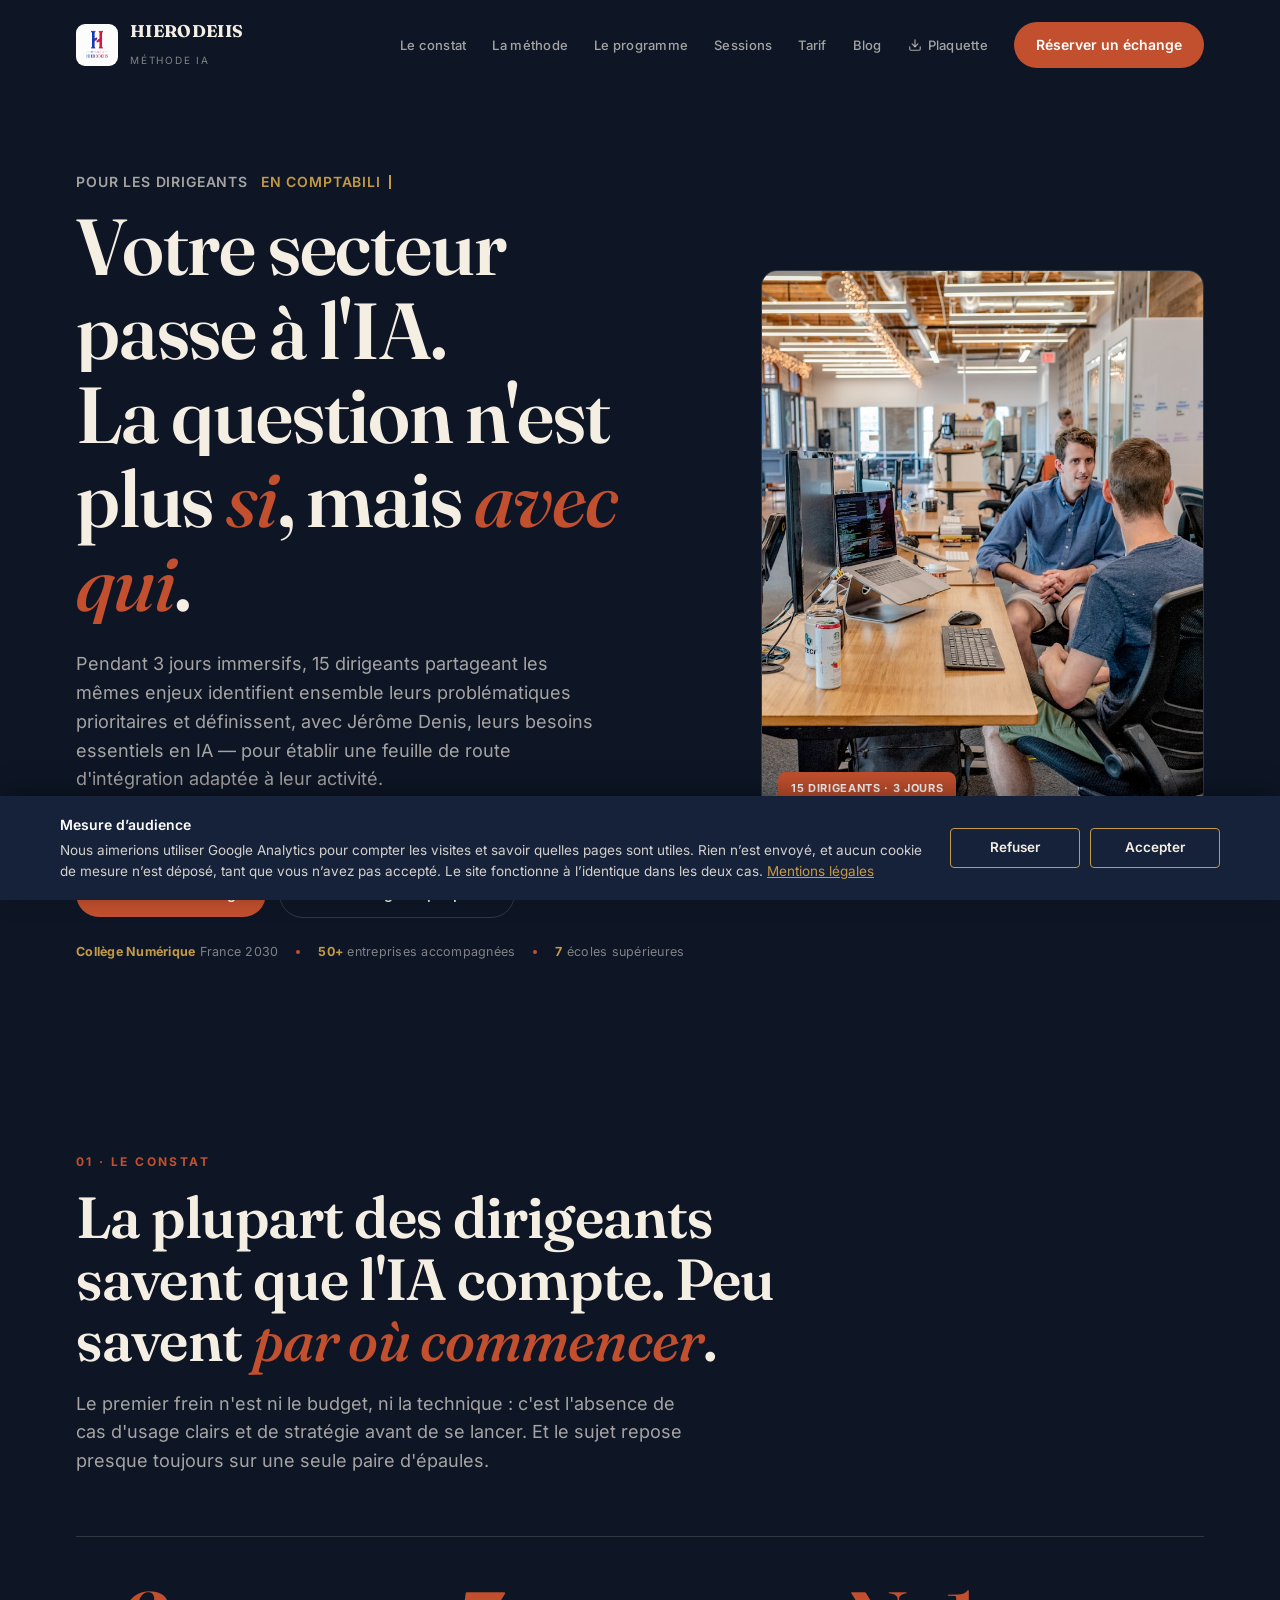
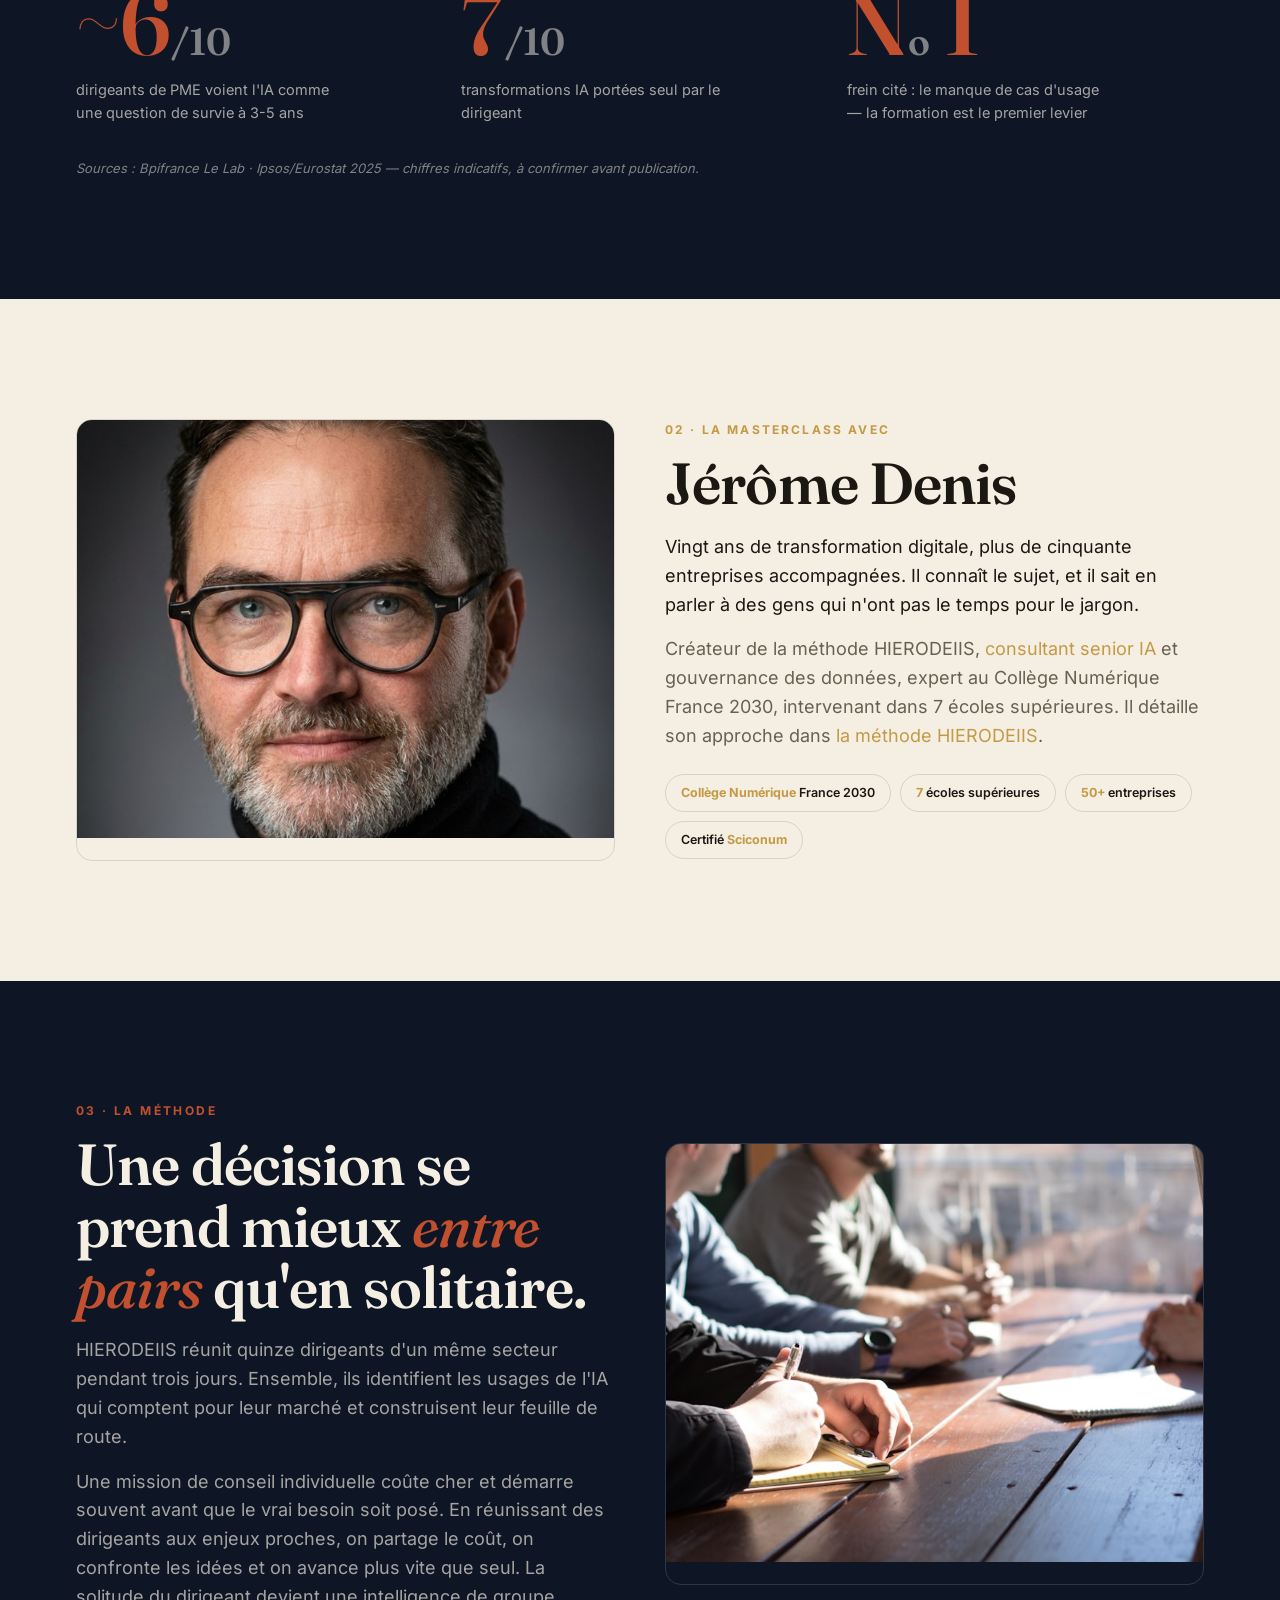
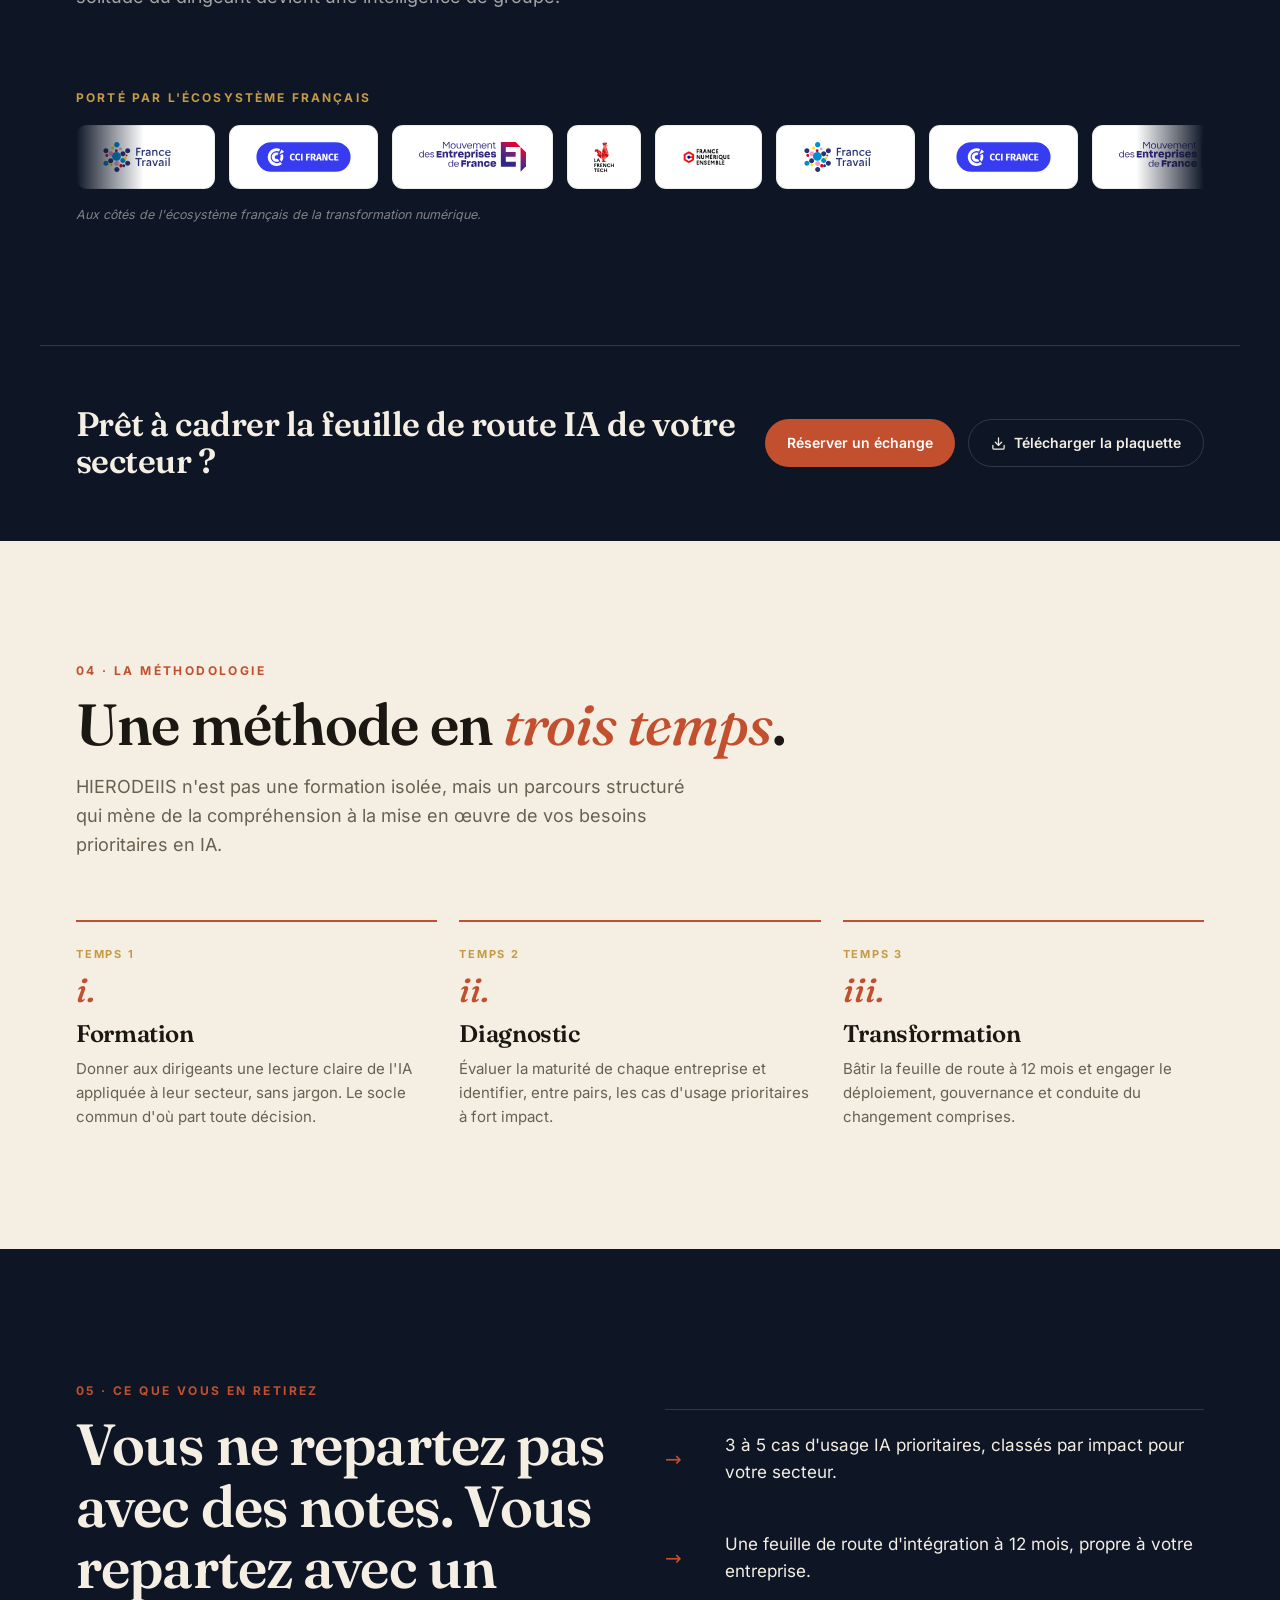
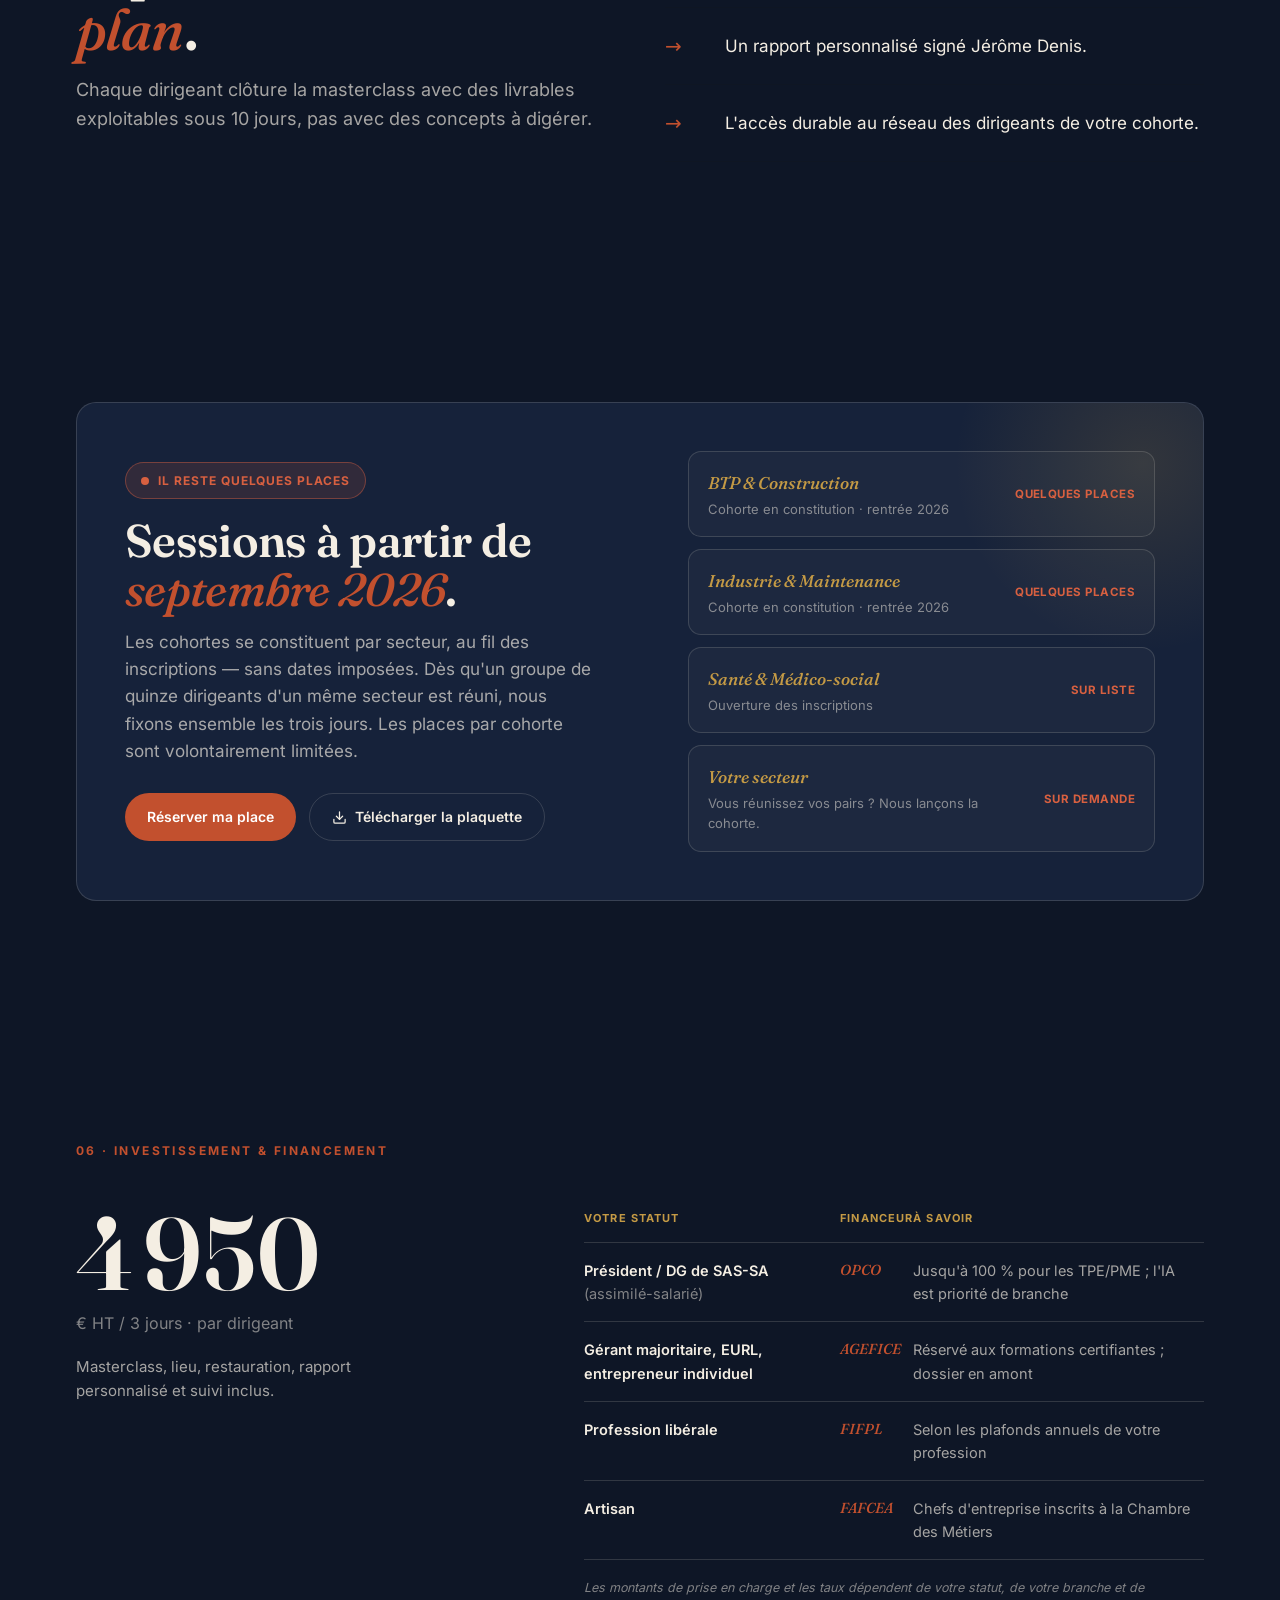
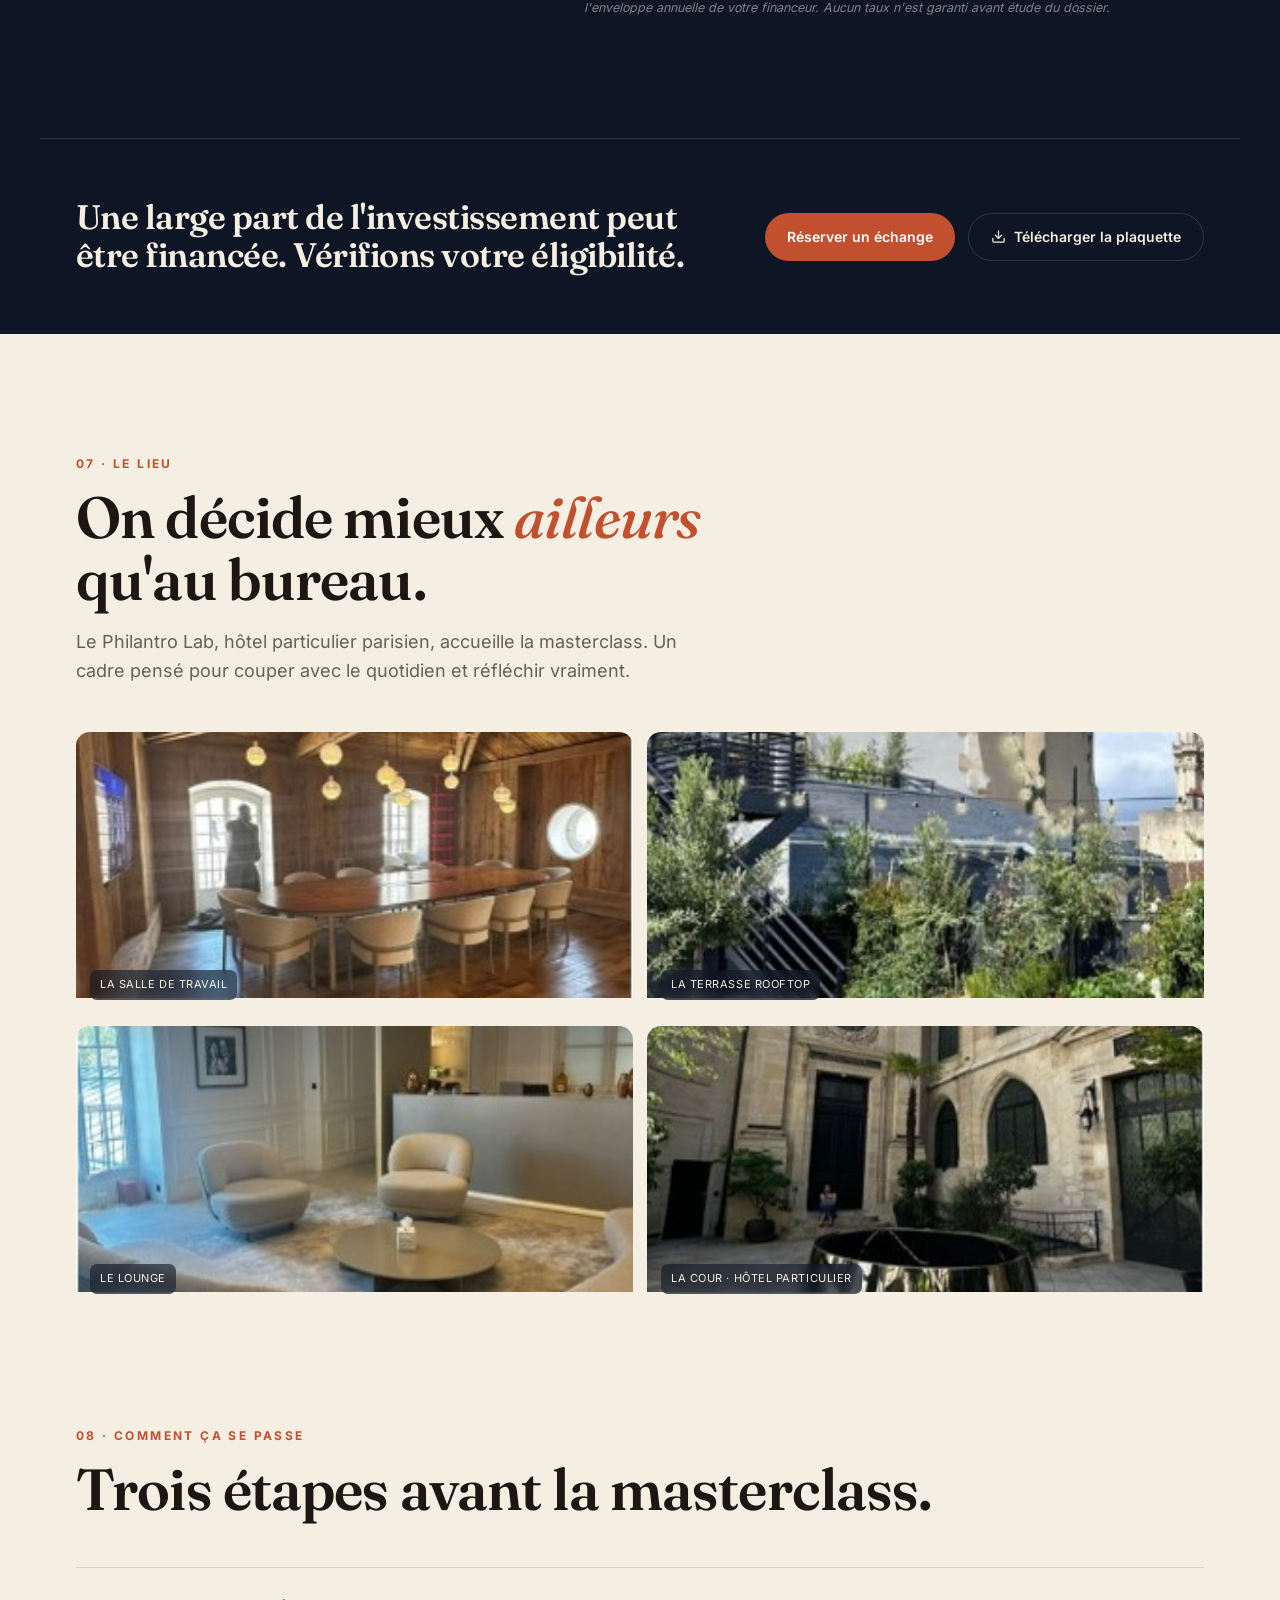
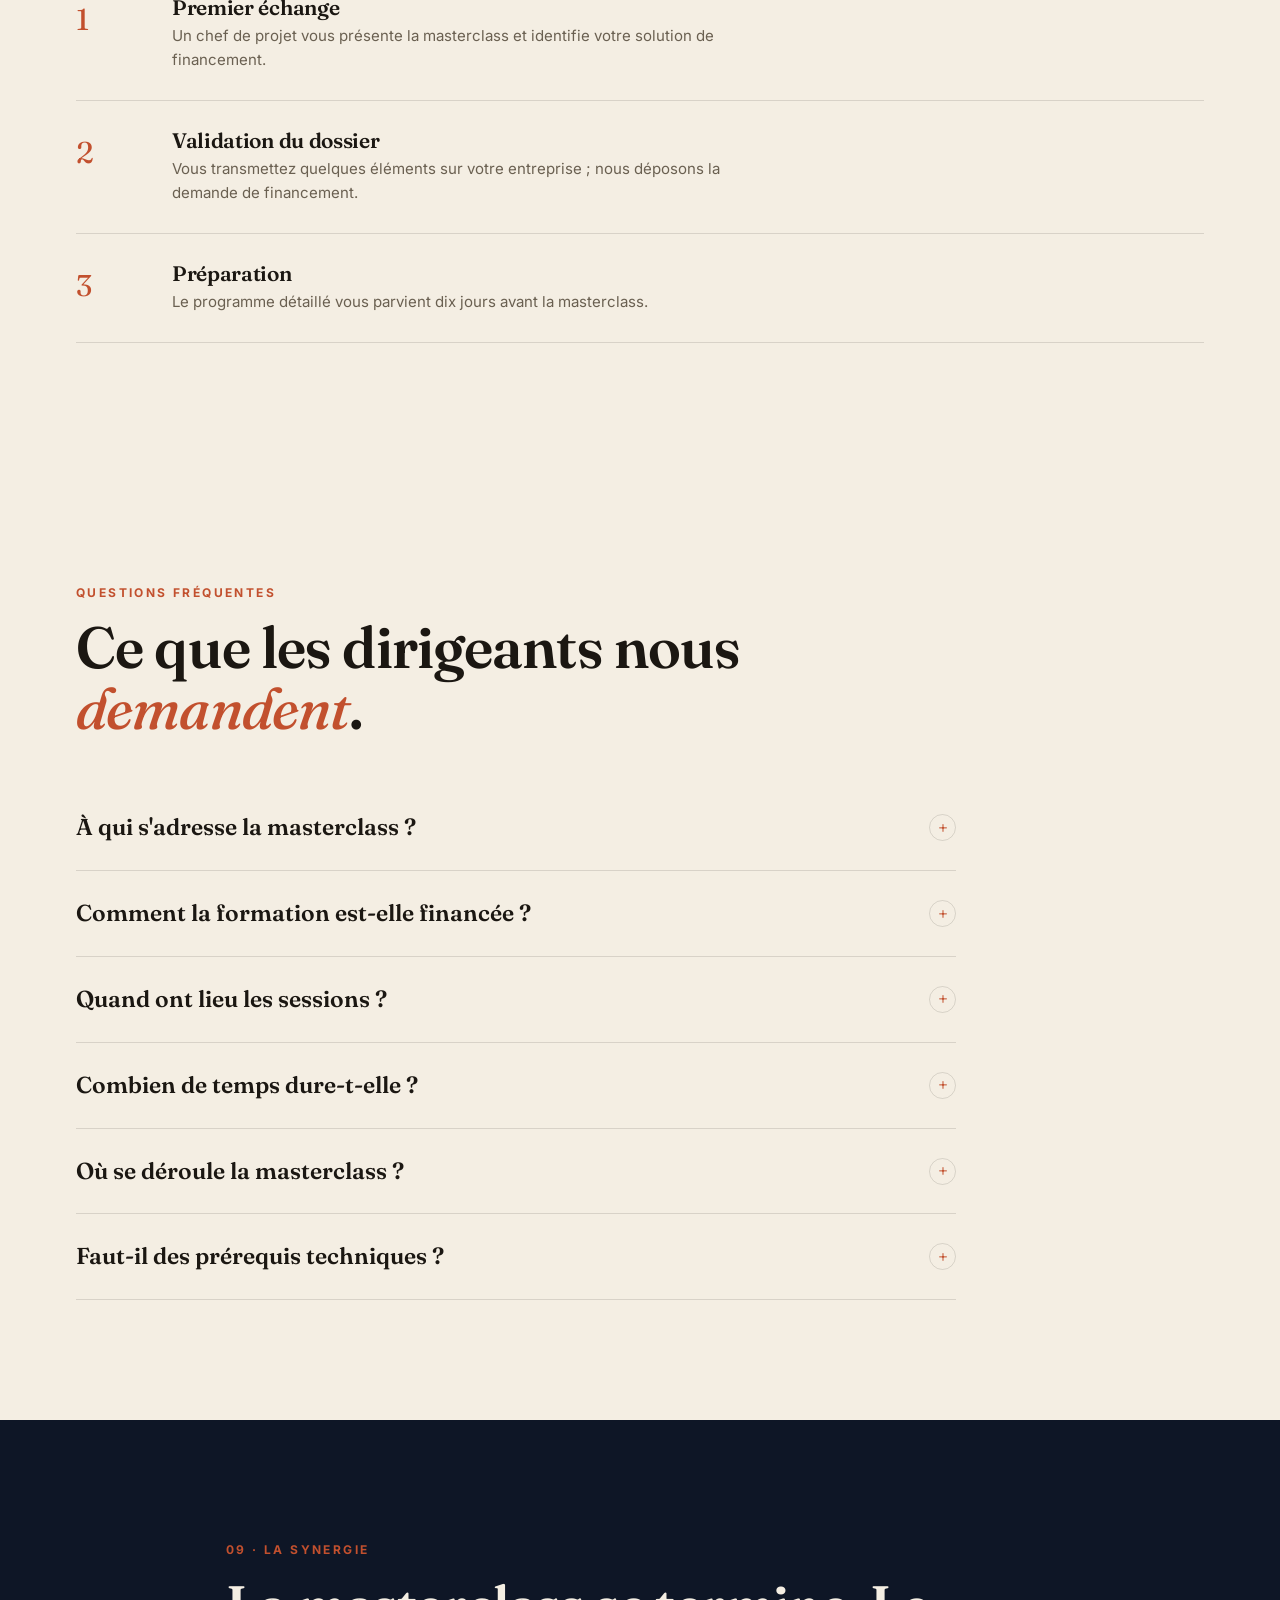
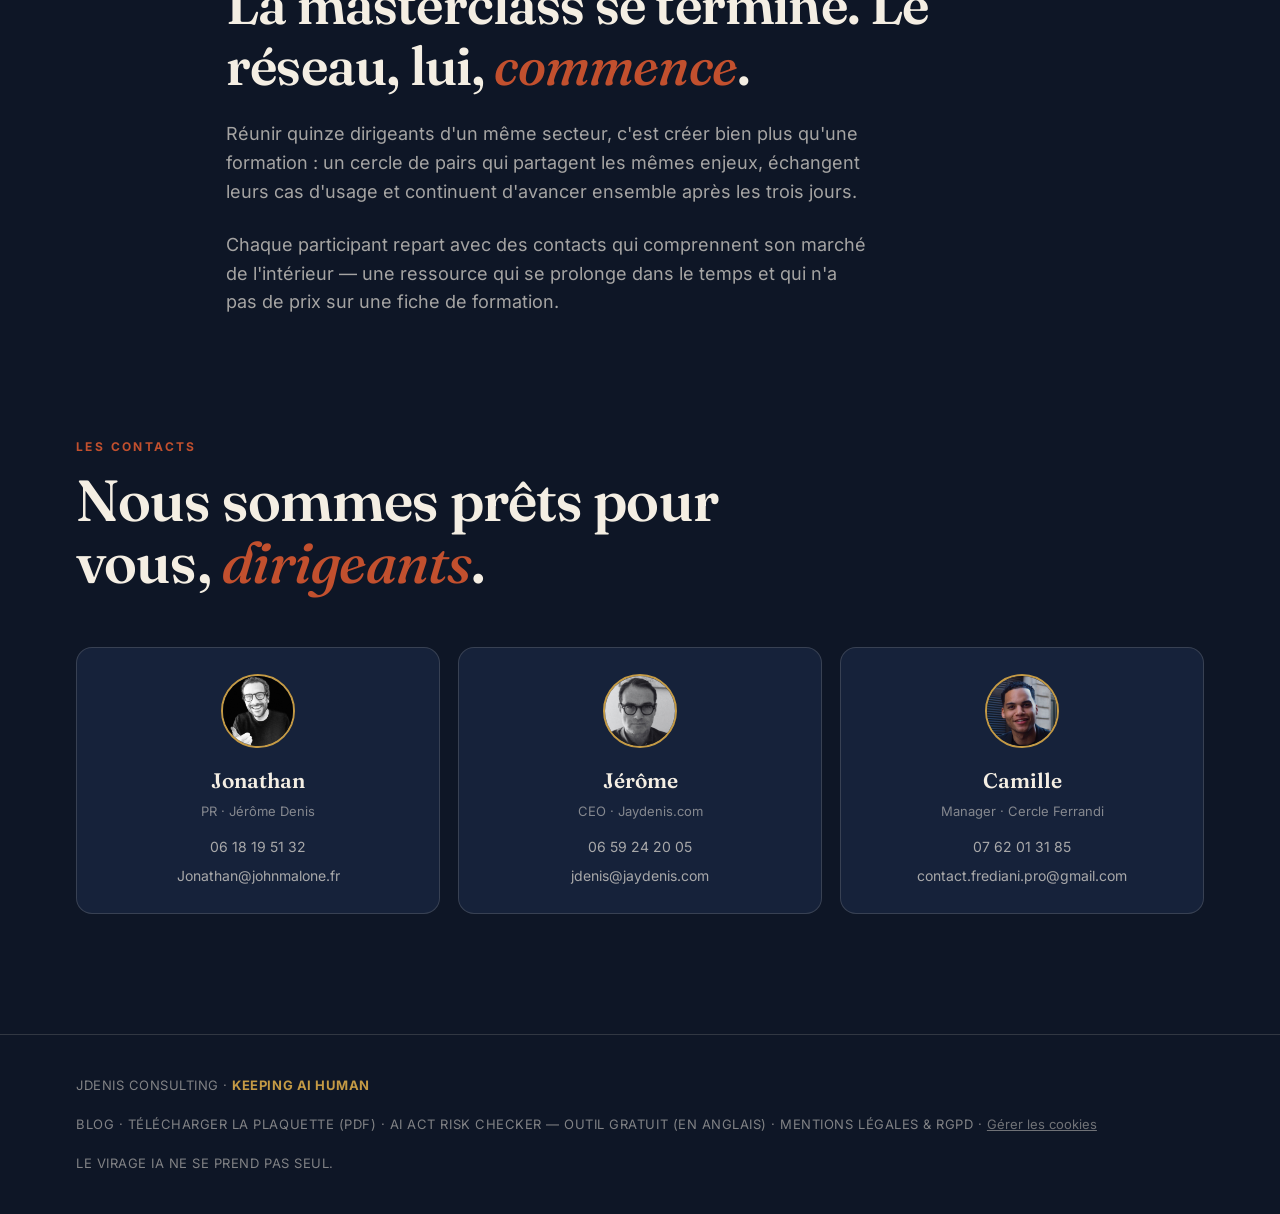
<file: index.html>
<!DOCTYPE html>
<html lang="fr">
<head>
<meta charset="UTF-8">
<meta name="viewport" content="width=device-width, initial-scale=1.0">
<script>document.documentElement.classList.add('js');</script>
<title>HIERODEIIS — La masterclass IA des dirigeants</title>
<meta name="description" content="L'IA s'adopte en interne quand les cas d'usage sont décidés entre pairs du même secteur. HIERODEIIS : 3 jours, 15 dirigeants, une feuille de route à 12 mois.">
<meta name="robots" content="index, follow, max-image-preview:large, max-snippet:-1">
<meta name="author" content="Jérôme Denis">
<link rel="canonical" href="https://methodehierodeiis.com/">
<meta name="theme-color" content="#0E1626">
<meta property="og:type" content="website">
<meta property="og:url" content="https://methodehierodeiis.com/">
<meta property="og:site_name" content="HIERODEIIS">
<meta property="og:locale" content="fr_FR">
<meta property="og:title" content="HIERODEIIS — La masterclass IA des dirigeants">
<meta property="og:description" content="3 jours, 15 dirigeants d'un même secteur, une feuille de route IA. La question n'est plus si, mais avec qui.">
<meta property="og:image" content="https://methodehierodeiis.com/og-image.jpg">
<meta property="og:image:width" content="1200">
<meta property="og:image:height" content="630">
<meta property="og:image:alt" content="HIERODEIIS — La masterclass IA des dirigeants, par Jérôme Denis">
<meta name="twitter:card" content="summary_large_image">
<meta name="twitter:title" content="HIERODEIIS — La masterclass IA des dirigeants">
<meta name="twitter:description" content="3 jours, 15 dirigeants d'un même secteur, une feuille de route IA exploitable.">
<meta name="twitter:image" content="https://methodehierodeiis.com/og-image.jpg">
<script type="application/ld+json">
{"@context":"https://schema.org","@type":"FAQPage","@id":"https://methodehierodeiis.com/#faq","mainEntityOfPage":{"@id":"https://methodehierodeiis.com/#webpage"},"inLanguage":"fr-FR","mainEntity":[
{"@type":"Question","name":"À qui s'adresse la masterclass HIERODEIIS ?","acceptedAnswer":{"@type":"Answer","text":"À des dirigeants de TPE, PME et ETI d'un même secteur. Chaque cohorte réunit quinze dirigeants aux enjeux proches : ni experts techniques, ni novices — des décideurs qui veulent cadrer leur stratégie IA."}},
{"@type":"Question","name":"Comment la formation est-elle financée ?","acceptedAnswer":{"@type":"Answer","text":"Selon votre statut, via votre OPCO, l'AGEFICE, le FIFPL ou le FAFCEA — jusqu'à 100 % pour les TPE/PME. Les taux dépendent de votre branche et de l'enveloppe annuelle de votre financeur ; aucun n'est garanti avant étude du dossier."}},
{"@type":"Question","name":"Quand ont lieu les sessions ?","acceptedAnswer":{"@type":"Answer","text":"À partir de septembre 2026. Les cohortes se constituent par secteur, au fil des inscriptions : dès qu'un groupe de quinze dirigeants est réuni, les trois jours sont fixés. Les places par cohorte sont limitées."}},
{"@type":"Question","name":"Combien de temps dure la masterclass ?","acceptedAnswer":{"@type":"Answer","text":"Trois jours immersifs, avec des livrables exploitables sous dix jours — cas d'usage prioritaires, feuille de route à 12 mois et rapport personnalisé — puis un suivi et l'accès au réseau de la cohorte."}},
{"@type":"Question","name":"Où se déroule la masterclass ?","acceptedAnswer":{"@type":"Answer","text":"Au Philantro Lab, hôtel particulier parisien : salle de travail, lounge, terrasse et cour."}},
{"@type":"Question","name":"Faut-il des prérequis techniques ?","acceptedAnswer":{"@type":"Answer","text":"Aucun. La méthode est pensée pour des dirigeants : pas de jargon, une lecture claire de l'IA appliquée à votre secteur, à partir de vos enjeux métier."}}
]}
</script>
<script type="application/ld+json">
{"@context":"https://schema.org","@graph":[
{"@type":"Organization","@id":"https://methodehierodeiis.com/#organization","name":"HIERODEIIS","alternateName":"Méthode HIERODEIIS","url":"https://methodehierodeiis.com/","logo":{"@type":"ImageObject","url":"https://methodehierodeiis.com/img/logo-hierodeiis.jpeg"},"description":"Masterclass de transition IA pour dirigeants : 3 jours immersifs, 15 dirigeants d'un même secteur, une feuille de route IA exploitable.","founder":{"@id":"https://methodehierodeiis.com/#jerome"},"parentOrganization":{"@id":"https://methodehierodeiis.com/#jdenis-consulting"},"sameAs":["https://jaydenis.com/"],"slogan":"Keeping AI Human"},
{"@type":"Organization","@id":"https://methodehierodeiis.com/#jdenis-consulting","name":"JDENIS Consulting","url":"https://jaydenis.com/","description":"Cabinet de conseil en intelligence artificielle et gouvernance des données, éditeur du site methodehierodeiis.com et propriétaire de la méthode HIERODEIIS.","founder":{"@id":"https://methodehierodeiis.com/#jerome"},"email":"jdenis@jaydenis.com","address":{"@type":"PostalAddress","addressLocality":"Toulouse","addressCountry":"FR"},"identifier":[{"@type":"PropertyValue","propertyID":"SIRET","value":"47902067900037"}],"sameAs":["https://jaydenis.com/"],"subOrganization":{"@id":"https://methodehierodeiis.com/#organization"}},
{"@type":"Person","@id":"https://methodehierodeiis.com/#jerome","name":"Jérôme Denis","jobTitle":"Créateur de la méthode HIERODEIIS, consultant senior IA et gouvernance des données","worksFor":{"@id":"https://methodehierodeiis.com/#organization"},"url":"https://jaydenis.com/","sameAs":["https://jaydenis.com/"],"image":"https://methodehierodeiis.com/img/jerome-denis.jpg","knowsAbout":["Intelligence artificielle","Gouvernance des données","Transformation digitale","Stratégie IA sectorielle"]},
{"@type":"WebSite","@id":"https://methodehierodeiis.com/#website","url":"https://methodehierodeiis.com/","name":"HIERODEIIS — La masterclass IA des dirigeants","inLanguage":"fr-FR","publisher":{"@id":"https://methodehierodeiis.com/#organization"}},
{"@type":"WebPage","@id":"https://methodehierodeiis.com/#webpage","url":"https://methodehierodeiis.com/","name":"HIERODEIIS — La masterclass IA des dirigeants","isPartOf":{"@id":"https://methodehierodeiis.com/#website"},"about":{"@id":"https://methodehierodeiis.com/#course"},"primaryImageOfPage":{"@type":"ImageObject","url":"https://methodehierodeiis.com/og-image.jpg","width":1200,"height":630},"publisher":{"@id":"https://methodehierodeiis.com/#jdenis-consulting"},"breadcrumb":{"@id":"https://methodehierodeiis.com/#breadcrumb"},"inLanguage":"fr-FR"},
{"@type":"Course","@id":"https://methodehierodeiis.com/#course","name":"HIERODEIIS — Masterclass IA des dirigeants","url":"https://methodehierodeiis.com/","description":"Trois jours immersifs où quinze dirigeants d'un même secteur identifient leurs cas d'usage IA prioritaires et construisent une feuille de route d'intégration à 12 mois. Livrables sous dix jours : 3 à 5 cas d'usage prioritaires, une feuille de route à 12 mois et un rapport personnalisé.","image":"https://methodehierodeiis.com/og-image.jpg","provider":{"@id":"https://methodehierodeiis.com/#organization"},"inLanguage":"fr-FR","educationalLevel":"Dirigeants et cadres dirigeants","timeRequired":"P3D","coursePrerequisites":"Aucun prérequis technique.","financialAidEligible":"Financement possible selon le statut du dirigeant : OPCO, AGEFICE, FIFPL ou FAFCEA.","audience":{"@type":"EducationalAudience","educationalRole":"Dirigeant","audienceType":"Dirigeants de TPE, PME et ETI d'un même secteur"},"about":[{"@type":"Thing","name":"Intelligence artificielle en entreprise"},{"@type":"Thing","name":"Adoption de l'IA en interne"},{"@type":"Thing","name":"Stratégie IA sectorielle"}],"teaches":["Stratégie IA sectorielle","Cas d'usage IA prioritaires","Feuille de route d'intégration IA à 12 mois","Gouvernance de l'IA"],"offers":{"@type":"Offer","@id":"https://methodehierodeiis.com/#offer","name":"Masterclass HIERODEIIS — 3 jours, par dirigeant","description":"4 950 € HT par dirigeant pour les 3 jours. Masterclass, lieu, restauration, rapport personnalisé et suivi inclus. Prix hors taxes, hors TVA applicable.","price":"4950","priceCurrency":"EUR","availability":"https://schema.org/InStock","category":"Formation professionnelle continue","url":"https://methodehierodeiis.com/#investissement","seller":{"@id":"https://methodehierodeiis.com/#jdenis-consulting"},"priceSpecification":{"@type":"PriceSpecification","name":"Prix hors taxes par dirigeant","price":"4950","priceCurrency":"EUR","valueAddedTaxIncluded":false}},"hasCourseInstance":{"@type":"CourseInstance","@id":"https://methodehierodeiis.com/#courseinstance","name":"Cohorte sectorielle HIERODEIIS — 3 jours","description":"Cohorte constituée par secteur d'activité, au fil des inscriptions : dès que quinze dirigeants d'un même secteur sont réunis, les trois jours sont fixés avec le groupe. Aucune date imposée au calendrier.","courseMode":"Onsite","courseWorkload":"P3D","inLanguage":"fr-FR","maximumAttendeeCapacity":15,"instructor":{"@id":"https://methodehierodeiis.com/#jerome"},"offers":{"@id":"https://methodehierodeiis.com/#offer"},"location":{"@type":"Place","name":"Le Philantro Lab","address":{"@type":"PostalAddress","addressLocality":"Paris","addressCountry":"FR"}}}},
{"@type":"BreadcrumbList","@id":"https://methodehierodeiis.com/#breadcrumb","itemListElement":[
{"@type":"ListItem","position":1,"name":"Accueil","item":"https://methodehierodeiis.com/"},
{"@type":"ListItem","position":2,"name":"Masterclass HIERODEIIS"}]}
]}
</script>
<link rel="stylesheet" href="css/fonts.css">
<style>
  :root{
    --navy:#0E1626; --navy-2:#16223A;
    --cream:#F4EEE3; --cream-2:#ECE3D3;
    --ink:#1B1712; --ink-soft:#6A6051;
    --cream-soft:rgba(244,238,227,.66); --cream-faint:rgba(244,238,227,.5);
    --line-d:rgba(244,238,227,.15); --line-l:rgba(27,23,18,.13);
    --terra:#C2502E; --terra-bright:#D86040; --gold:#C49A45; --gold-bright:#D8B25A;
    --serif:'Fraunces',Georgia,serif; --sans:'Inter',system-ui,sans-serif;
  }
  *{margin:0;padding:0;box-sizing:border-box}
  body{font-family:var(--sans);background:var(--navy);color:var(--cream);line-height:1.6;font-size:17px;overflow-x:hidden;-webkit-font-smoothing:antialiased}
  body.preload *{transition:none!important}
  a{color:inherit;text-decoration:none}
  img{display:block;max-width:100%}
  .wrap{max-width:1200px;margin:0 auto;padding:0 36px}
  h1,h2,h3{font-family:var(--serif);font-weight:600;line-height:1.06;letter-spacing:-0.015em}
  .it{font-style:italic;font-weight:500}
  .terra{color:var(--terra)} .gold{color:var(--gold)}
  .kick{font-size:12px;font-weight:700;letter-spacing:.2em;text-transform:uppercase;color:var(--terra)}
  .kick-g{font-size:12px;font-weight:700;letter-spacing:.18em;text-transform:uppercase;color:var(--gold)}

  /* sections */
  section{position:relative;z-index:2}
  .pad{padding:120px 0}
  .light{background:var(--cream);color:var(--ink)}
  .light .sec-sub{color:var(--ink-soft)}
  .sec-sub{font-size:18px;color:var(--cream-soft);margin-top:18px;max-width:620px}
  .sec-title{font-size:clamp(32px,4.8vw,58px)}

  /* header */
  header{position:fixed;inset:0 0 auto 0;z-index:50;padding:18px 0;transition:padding .4s,background .4s,backdrop-filter .4s,box-shadow .4s}
  header.scrolled{padding:10px 0;background:rgba(14,22,38,.8);backdrop-filter:blur(12px);box-shadow:0 1px 0 var(--line-d)}
  header .wrap{display:flex;align-items:center;justify-content:space-between;gap:16px}
  .brand{display:flex;align-items:center;gap:12px}
  .brand img{width:42px;height:42px;border-radius:9px;background:#fff}
  .brand .bt{font-family:var(--serif);font-weight:700;font-size:17px;letter-spacing:.02em;line-height:1}
  .brand .bs{font-size:10px;letter-spacing:.18em;text-transform:uppercase;color:var(--cream-faint)}
  nav.main{display:flex;gap:26px;align-items:center}
  nav.main a:not(.btn){font-size:13px;font-weight:500;letter-spacing:.02em;color:var(--cream-soft)}
  nav.main a:not(.btn):hover{color:var(--gold)}
  .btn{display:inline-flex;align-items:center;gap:8px;background:var(--terra);color:#fff;padding:12px 22px;border-radius:999px;font-weight:600;font-size:14px;position:relative;overflow:hidden;will-change:transform}
  .btn span{position:relative;z-index:2}
  .btn::before{content:"";position:absolute;inset:0;background:var(--gold);transform:translateY(101%);transition:transform .42s cubic-bezier(.2,.7,.2,1)}
  .btn:hover::before{transform:translateY(0)}.btn:hover{color:var(--navy)}
  @media(max-width:880px){nav.main a:not(.btn){display:none}}

  /* hero */
  .hero{position:relative;min-height:100svh;display:flex;align-items:center;padding:130px 0 70px;overflow:hidden}
  .hero .wrap{display:grid;grid-template-columns:1.18fr .82fr;gap:48px;align-items:center;width:100%}
  .hero .tw-line{font-family:var(--sans);font-size:14px;font-weight:600;letter-spacing:.06em;text-transform:uppercase;color:var(--cream-soft);margin:22px 0 10px;display:flex;gap:8px;align-items:center}
  .hero .tw{color:var(--gold)} .caret{display:inline-block;width:2px;height:1em;background:var(--gold);vertical-align:-2px;animation:blink 1s steps(1) infinite}
  @keyframes blink{50%{opacity:0}}
  .hero h1{font-size:clamp(40px,6.2vw,86px);font-weight:600;margin-top:4px}
  .hero h1 .l{display:block;overflow:hidden}
  .hero h1 .l>span{display:inline-block;will-change:transform}
  .hero-lede{margin-top:26px;max-width:540px;font-size:18px;color:var(--cream-soft)}
  .hero-meta{margin-top:24px;display:flex;align-items:center;gap:14px;flex-wrap:wrap;font-size:13.5px;color:var(--cream-faint)}
  .hero-meta b{color:var(--cream)}
  .hero-cta{margin-top:30px;display:flex;gap:13px;align-items:center;flex-wrap:wrap}
  .btn-ghost{border:1px solid var(--line-d);color:var(--cream);padding:12px 22px;border-radius:999px;font-weight:600;font-size:14px;transition:border-color .3s,color .3s}
  .btn-ghost:hover{border-color:var(--gold);color:var(--gold)}
  .hero-fig{position:relative;border-radius:16px;overflow:hidden;border:1px solid var(--line-d)}
  .hero-fig img{width:100%;aspect-ratio:4/5;object-fit:cover}
  .hero-fig .chip{position:absolute;left:16px;bottom:16px;background:var(--terra);color:#fff;font-size:11px;font-weight:700;letter-spacing:.06em;text-transform:uppercase;padding:8px 13px;border-radius:8px}
  @media(max-width:880px){.hero .wrap{grid-template-columns:1fr}.hero-fig{display:none}}

  /* stats / constat */
  .constat-head{max-width:760px;margin-bottom:60px}
  .stats{display:grid;grid-template-columns:repeat(3,1fr);gap:28px;border-top:1px solid var(--line-d);padding-top:46px}
  .light .stats{border-top-color:var(--line-l)}
  .stat .big{font-family:var(--serif);font-weight:600;font-size:clamp(50px,7vw,92px);line-height:.9;color:var(--terra)}
  .stat .big small{font-size:.42em;color:var(--cream-faint)}
  .light .stat .big small{color:var(--ink-soft)}
  .stat .cap{font-size:14.5px;color:var(--cream-soft);margin-top:14px;max-width:260px}
  .light .stat .cap{color:var(--ink-soft)}
  .src{margin-top:34px;font-size:13px;color:var(--cream-faint);font-style:italic}
  @media(max-width:760px){.stats{grid-template-columns:1fr;gap:34px}}

  /* split (image + text) */
  .split{display:grid;grid-template-columns:1fr 1fr;gap:50px;align-items:center}
  .split.rev .fig{order:2}
  .split .fig{border-radius:16px;overflow:hidden;border:1px solid var(--line-d)}
  .light .split .fig{border-color:var(--line-l)}
  .split .fig img{width:100%;height:440px;object-fit:cover}
  .split .bd p{font-size:18px;margin-bottom:16px}
  .light .split .bd p{color:var(--ink)} .split .bd p.soft{color:var(--cream-soft)} .light .split .bd p.soft{color:var(--ink-soft)}
  .creds{display:flex;flex-wrap:wrap;gap:9px;margin-top:24px}
  .cred{border:1px solid var(--line-d);border-radius:999px;padding:8px 15px;font-size:12.5px;font-weight:600;color:var(--cream-soft)}
  .light .cred{border-color:var(--line-l);color:var(--ink)}
  .cred b{color:var(--gold)}
  @media(max-width:820px){.split{grid-template-columns:1fr;gap:30px}.split.rev .fig{order:0}.split .fig img{height:320px}}

  /* méthode 3 temps */
  .temps{display:grid;grid-template-columns:repeat(3,1fr);gap:22px;margin-top:60px}
  .temp{border-top:2px solid var(--line-d);padding-top:24px}
  .light .temp{border-top-color:var(--terra)}
  .temp .tk{font-size:11px;font-weight:700;letter-spacing:.16em;text-transform:uppercase;color:var(--gold);margin-bottom:10px}
  .temp .ri{font-family:var(--serif);font-style:italic;font-size:34px;color:var(--terra);line-height:1;margin-bottom:14px}
  .temp h3{font-size:24px;margin-bottom:10px;display:flex;align-items:center;gap:10px}
  .temp p{font-size:15px;color:var(--cream-soft)} .light .temp p{color:var(--ink-soft)}
  @media(max-width:760px){.temps{grid-template-columns:1fr;gap:30px}}

  /* livrables */
  .deliv{border-top:1px solid var(--line-l);margin-top:40px}
  .light .deliv{border-top-color:var(--line-l)}
  .dv{display:grid;grid-template-columns:40px 1fr;gap:20px;align-items:center;padding:22px 0;border-bottom:1px solid var(--line-l);transition:padding-left .4s cubic-bezier(.2,.7,.2,1)}
  .dv:hover{padding-left:12px}
  .dv .ar{color:var(--terra);font-size:20px}
  .dv p{font-size:17px}

  /* investissement */
  .invest{display:grid;grid-template-columns:.85fr 1.15fr;gap:50px;align-items:start}
  .price .num{font-family:var(--serif);font-weight:600;font-size:clamp(56px,8vw,104px);line-height:.85;color:var(--cream)}
  .price .unit{font-size:16px;color:var(--cream-faint);margin-top:14px}
  .price p{font-size:15px;color:var(--cream-soft);margin-top:18px;max-width:320px}
  .fin table{width:100%;border-collapse:collapse}
  .fin th{text-align:left;font-size:11px;font-weight:700;letter-spacing:.1em;text-transform:uppercase;color:var(--gold);padding:0 0 14px;border-bottom:1px solid var(--line-d)}
  .fin td{padding:16px 12px 16px 0;border-bottom:1px solid var(--line-d);vertical-align:top;font-size:14.5px}
  .fin td.st{font-weight:600;color:var(--cream)}
  .fin td.fr{font-family:var(--serif);font-style:italic;color:var(--terra);white-space:nowrap}
  .fin td.kn{color:var(--cream-soft)}
  .fin .disc{margin-top:18px;font-size:12.5px;color:var(--cream-faint);font-style:italic}
  @media(max-width:820px){.invest{grid-template-columns:1fr;gap:34px}.fin td.kn{font-size:13px}}

  /* lieu */
  .venue{display:grid;grid-template-columns:repeat(2,1fr);gap:14px;margin-top:46px}
  .venue figure{border-radius:14px;overflow:hidden;position:relative}
  .venue img{width:100%;height:280px;object-fit:cover;transition:transform .9s cubic-bezier(.2,.7,.2,1)}
  .venue figure:hover img{transform:scale(1.05)}
  .venue figcaption{position:absolute;left:14px;bottom:12px;font-size:11px;letter-spacing:.05em;text-transform:uppercase;background:rgba(14,22,38,.6);backdrop-filter:blur(5px);color:var(--cream);padding:6px 10px;border-radius:7px}
  @media(max-width:760px){.venue img{height:220px}}

  /* étapes */
  .steps{margin-top:46px;border-top:1px solid var(--line-l)}
  .stp{display:grid;grid-template-columns:70px 1fr;gap:26px;align-items:start;padding:28px 0;border-bottom:1px solid var(--line-l)}
  .stp .n{font-family:var(--serif);font-size:30px;color:var(--terra)}
  .stp h3{font-size:21px;margin-bottom:6px}
  .stp p{font-size:15px;color:var(--ink-soft);max-width:560px}

  /* ecosystem marquee */
  .eco{margin-top:30px;overflow:hidden;-webkit-mask-image:linear-gradient(90deg,transparent,#000 6%,#000 94%,transparent);mask-image:linear-gradient(90deg,transparent,#000 6%,#000 94%,transparent)}
  .eco .track{display:flex;width:max-content;animation:scroll 32s linear infinite}
  .eco:hover .track{animation-play-state:paused}
  .eco .ei{flex-shrink:0;margin-right:14px;border:1px solid var(--line-l);border-radius:11px;padding:16px 26px;font-family:var(--serif);font-weight:600;font-size:18px;color:var(--ink);white-space:nowrap;background:var(--cream-2)}
  .eco .ei i{font-style:normal;color:var(--terra)}
  @keyframes scroll{to{transform:translateX(-50%)}}
  .eco-disc{margin-top:16px;font-size:12.5px;color:var(--ink-soft);font-style:italic}

  /* synergie quote */
  .quote{max-width:900px} .quote .big{font-size:clamp(30px,4.6vw,54px);line-height:1.12}
  .quote p{font-size:18px;color:var(--cream-soft);margin-top:24px;max-width:640px}

  /* contacts */
  .contacts{display:grid;grid-template-columns:repeat(3,1fr);gap:18px;margin-top:54px}
  .ct{border:1px solid var(--line-d);border-radius:16px;padding:26px;background:var(--navy-2);text-align:center;transition:border-color .4s,transform .5s cubic-bezier(.2,.7,.2,1)}
  .ct:hover{border-color:var(--gold);transform:translateY(-5px)}
  .ct .av{width:74px;height:74px;border-radius:50%;margin:0 auto 16px;display:flex;align-items:center;justify-content:center;background:var(--terra);color:#fff;font-family:var(--serif);font-weight:700;font-size:28px;border:2px solid var(--gold)}
  .ct .nm{font-family:var(--serif);font-weight:600;font-size:21px}
  .ct .rl{font-size:13px;color:var(--cream-faint);margin-top:3px}
  .ct .ln{margin-top:14px;display:flex;flex-direction:column;gap:7px;font-size:14px}
  .ct .ln a{color:var(--cream-soft)} .ct .ln a:hover{color:var(--gold)}
  @media(max-width:760px){.contacts{grid-template-columns:1fr}}

  footer{border-top:1px solid var(--line-d);padding:40px 0;font-size:13px;color:var(--cream-faint);letter-spacing:.04em}
  footer .wrap{display:flex;justify-content:space-between;gap:18px;flex-wrap:wrap;text-transform:uppercase}
  footer b{color:var(--gold)}
  footer a:hover{color:var(--gold)}

  /* proof strip (hero) */
  .proof{margin-top:24px;display:flex;flex-wrap:wrap;gap:10px 18px;align-items:center;font-size:12.5px;color:var(--cream-faint);letter-spacing:.02em}
  .proof b{color:var(--gold);font-weight:700}
  .proof .dot{width:4px;height:4px;border-radius:50%;background:var(--terra)}

  /* download button + header pdf link */
  .btn-dl{display:inline-flex;align-items:center;gap:8px;border:1px solid var(--line-d);color:var(--cream);padding:12px 22px;border-radius:999px;font-weight:600;font-size:14px;transition:border-color .3s,color .3s,background .3s}
  .btn-dl:hover{border-color:var(--gold);color:var(--navy);background:var(--gold)}
  .btn-dl svg,.cta-float svg{width:15px;height:15px;flex-shrink:0}
  nav.main a.pdf{display:inline-flex;align-items:center;gap:6px}
  @media(max-width:880px){nav.main a.pdf{display:none}}

  /* CTA band */
  .ctaband .wrap{display:flex;align-items:center;justify-content:space-between;gap:26px;padding:60px 36px;flex-wrap:wrap;border-top:1px solid var(--line-d)}
  .ctaband h3{font-family:var(--serif);font-size:clamp(23px,3vw,34px);font-weight:600;max-width:660px;line-height:1.1}
  .ctaband .acts{display:flex;gap:13px;flex-wrap:wrap}
  .light .ctaband .wrap{border-top-color:var(--line-l)}

  /* sessions / réservation */
  .sessions{display:grid;grid-template-columns:1.05fr .95fr;gap:46px;align-items:center;background:var(--navy-2);border:1px solid var(--line-d);border-radius:20px;padding:48px;position:relative;overflow:hidden}
  .sessions::before{content:"";position:absolute;right:-130px;top:-130px;width:380px;height:380px;border-radius:50%;background:radial-gradient(circle,rgba(196,154,69,.16),transparent 70%);pointer-events:none}
  .ses-badge{display:inline-flex;align-items:center;gap:9px;background:rgba(216,96,64,.14);border:1px solid rgba(216,96,64,.42);color:var(--terra-bright);font-size:12px;font-weight:700;letter-spacing:.08em;text-transform:uppercase;padding:8px 15px;border-radius:999px}
  .ses-badge .pulse{width:8px;height:8px;border-radius:50%;background:var(--terra-bright);animation:pulse 1.7s ease-out infinite}
  @keyframes pulse{0%{box-shadow:0 0 0 0 rgba(216,96,64,.55)}70%{box-shadow:0 0 0 11px rgba(216,96,64,0)}100%{box-shadow:0 0 0 0 rgba(216,96,64,0)}}
  .sessions h2{font-size:clamp(28px,4vw,46px);margin:18px 0 14px;position:relative;z-index:2}
  .sessions .ses-lede{color:var(--cream-soft);max-width:470px;position:relative;z-index:2}
  .ses-list{display:flex;flex-direction:column;gap:12px;position:relative;z-index:2}
  .ses-item{display:flex;align-items:center;gap:16px;border:1px solid var(--line-d);border-radius:13px;padding:17px 19px;background:rgba(244,238,227,.03);transition:border-color .35s,transform .35s}
  .ses-item:hover{border-color:var(--gold);transform:translateX(4px)}
  .ses-item .mo{font-family:var(--serif);font-style:italic;color:var(--gold);font-size:17px}
  .ses-item .ds{font-size:13px;color:var(--cream-faint);margin-top:2px}
  .ses-item .av{margin-left:auto;font-size:11.5px;font-weight:700;letter-spacing:.04em;text-transform:uppercase;color:var(--terra-bright);white-space:nowrap}
  .ses-cta{margin-top:28px;display:flex;gap:13px;flex-wrap:wrap;position:relative;z-index:2}
  @media(max-width:820px){.sessions{grid-template-columns:1fr;padding:34px}}

  /* FAQ */
  .faq{max-width:880px;margin-top:46px}
  .qa{border-bottom:1px solid var(--line-l)}
  .qa summary{list-style:none;cursor:pointer;display:flex;align-items:center;justify-content:space-between;gap:18px;padding:24px 0;font-family:var(--serif);font-size:clamp(18px,2.2vw,23px);font-weight:600;color:var(--ink)}
  .qa summary::-webkit-details-marker{display:none}
  .qa summary .ic{flex-shrink:0;width:27px;height:27px;border:1px solid var(--line-l);border-radius:50%;display:flex;align-items:center;justify-content:center;color:var(--terra);font-size:18px;line-height:1;transition:transform .3s,background .3s,color .3s}
  .qa[open] summary .ic{transform:rotate(45deg);background:var(--terra);color:#fff;border-color:var(--terra)}
  .qa .ans{padding:0 0 24px;font-size:16px;color:var(--ink-soft);max-width:740px}

  /* contact avatar = vraie photo */
  .ct .av.ph{padding:0;overflow:hidden;background:var(--navy)}
  .ct .av.ph img{width:100%;height:100%;object-fit:cover}

  /* eco : vrais logos */
  .eco .ei.logo{display:flex;align-items:center;justify-content:center;padding:0 26px;height:64px;background:#fff;border-color:rgba(27,23,18,.08)}
  .eco .ei.logo img{height:30px;width:auto;max-width:170px;object-fit:contain}

  /* CTA flottant */
  .cta-float{position:fixed;right:22px;bottom:22px;z-index:60;display:inline-flex;align-items:center;gap:9px;background:var(--terra);color:#fff;padding:14px 22px;border-radius:999px;font-weight:600;font-size:14px;box-shadow:0 12px 32px rgba(0,0,0,.38);opacity:0;transform:translateY(20px) scale(.96);pointer-events:none;transition:opacity .4s,transform .4s,background .3s}
  .cta-float.show{opacity:1;transform:none;pointer-events:auto}
  .cta-float:hover{background:var(--gold);color:var(--navy)}
  @media(max-width:600px){.cta-float{right:14px;bottom:14px;padding:12px 18px;font-size:13px}}

  .reveal{transition:opacity .9s cubic-bezier(.2,.7,.2,1),transform .9s cubic-bezier(.2,.7,.2,1)}
  html.js .reveal:not(.in){opacity:0;transform:translateY(30px)}
  .reveal.in{opacity:1;transform:none}
  .reveal.d1{transition-delay:.08s}.reveal.d2{transition-delay:.16s}.reveal.d3{transition-delay:.24s}
  @media(prefers-reduced-motion:reduce){.reveal{opacity:1!important;transform:none!important}.eco .track{animation:none}.caret{animation:none}.hero h1 .l>span{transform:none!important}}
</style>
<!-- Mesure d'audience (Google Analytics) : chargée uniquement après consentement explicite. Voir /consent.js -->
<script src="/consent.js" defer></script>
<!-- Mesure des clics d'intention (contact, téléphone, e-mail, offres). Envoi conditionné au consentement. Voir /cta.js -->
<script src="/cta.js" defer></script>
</head>
<body class="preload">

<header id="header">
  <div class="wrap">
    <a class="brand" href="#top">
      <img src="img/logo-hierodeiis.jpeg" alt="Logo HIERODEIIS">
      <span><span class="bt">HIERODEIIS</span><br><span class="bs">Méthode IA</span></span>
    </a>
    <nav class="main">
      <a href="#constat">Le constat</a>
      <a href="#methode">La méthode</a>
      <a href="#programme">Le programme</a>
      <a href="#sessions">Sessions</a>
      <a href="#investissement">Tarif</a>
      <a href="blog/">Blog</a>
      <a class="pdf" href="plaquette-hierodeiis.pdf" download><svg viewBox="0 0 24 24" width="14" height="14" fill="none" stroke="currentColor" stroke-width="2" stroke-linecap="round" stroke-linejoin="round"><path d="M21 15v4a2 2 0 0 1-2 2H5a2 2 0 0 1-2-2v-4"/><polyline points="7 10 12 15 17 10"/><line x1="12" y1="15" x2="12" y2="3"/></svg>Plaquette</a>
      <a class="btn" href="https://calendly.com/jaydenis/15min" target="_blank" rel="noopener"><span>Réserver un échange</span></a>
    </nav>
  </div>
</header>

<main id="top">
  <!-- HERO -->
  <section class="hero">
    <div class="wrap">
      <div>
        <div class="kick reveal">Masterclass dirigeants · Transition IA</div>
        <div class="tw-line"><span>Pour les dirigeants&nbsp;</span><span class="tw">en comptabilité.</span><span class="caret"></span></div>
        <h1>
          <span class="l"><span>Votre secteur</span></span>
          <span class="l"><span>passe à l'IA.</span></span>
          <span class="l"><span>La question n'est</span></span>
          <span class="l"><span>plus <span class="it terra">si</span>, mais <span class="it terra">avec qui</span>.</span></span>
        </h1>
        <p class="hero-lede reveal d1">Pendant 3 jours immersifs, 15 dirigeants partageant les mêmes enjeux identifient ensemble leurs problématiques prioritaires et définissent, avec Jérôme Denis, leurs besoins essentiels en IA — pour établir une feuille de route d'intégration adaptée à leur activité.</p>
        <div class="hero-meta reveal d2"><b>Jérôme Denis</b> · Créateur de la méthode · JDENIS Consulting <span class="gold">●</span> Financement selon votre statut</div>
        <div class="hero-cta reveal d2">
          <a class="btn magnetic" href="https://calendly.com/jaydenis/15min" target="_blank" rel="noopener"><span>Réserver un échange</span></a>
          <a class="btn-dl" href="plaquette-hierodeiis.pdf" download><svg viewBox="0 0 24 24" fill="none" stroke="currentColor" stroke-width="2" stroke-linecap="round" stroke-linejoin="round"><path d="M21 15v4a2 2 0 0 1-2 2H5a2 2 0 0 1-2-2v-4"/><polyline points="7 10 12 15 17 10"/><line x1="12" y1="15" x2="12" y2="3"/></svg>Télécharger la plaquette</a>
        </div>
        <div class="proof reveal d3">
          <span><b>Collège Numérique</b> France 2030</span><span class="dot"></span>
          <span><b>50+</b> entreprises accompagnées</span><span class="dot"></span>
          <span><b>7</b> écoles supérieures</span>
        </div>
      </div>
      <div class="hero-fig reveal d2">
        <img src="img/hero/cohorte-masterclass.jpg" alt="Cohorte de dirigeants en masterclass">
        <div class="chip">15 dirigeants · 3 jours</div>
      </div>
    </div>
  </section>

  <!-- LE CONSTAT -->
  <section class="pad" id="constat">
    <div class="wrap">
      <div class="constat-head reveal">
        <div class="kick">01 · Le constat</div>
        <h2 class="sec-title" style="margin-top:16px">La plupart des dirigeants savent que l'IA compte. Peu savent <span class="it terra">par où commencer</span>.</h2>
        <p class="sec-sub">Le premier frein n'est ni le budget, ni la technique : c'est l'absence de cas d'usage clairs et de stratégie avant de se lancer. Et le sujet repose presque toujours sur une seule paire d'épaules.</p>
      </div>
      <div class="stats">
        <div class="stat reveal"><div class="big">~<span class="cnt" data-to="6">6</span><small>/10</small></div><div class="cap">dirigeants de PME voient l'IA comme une question de survie à 3-5 ans</div></div>
        <div class="stat reveal d1"><div class="big"><span class="cnt" data-to="7">7</span><small>/10</small></div><div class="cap">transformations IA portées seul par le dirigeant</div></div>
        <div class="stat reveal d2"><div class="big">N<small>o</small> <span class="cnt" data-to="1">1</span></div><div class="cap">frein cité : le manque de cas d'usage — la formation est le premier levier</div></div>
      </div>
      <p class="src reveal">Sources : Bpifrance Le Lab · Ipsos/Eurostat 2025 — chiffres indicatifs, à confirmer avant publication.</p>
    </div>
  </section>

  <!-- JÉRÔME -->
  <section class="light pad" id="createur">
    <div class="wrap">
      <div class="split">
        <div class="fig reveal"><img src="img/jerome-denis.jpg" alt="Jérôme Denis, créateur de la méthode HIERODEIIS" style="object-position:50% 22%"></div>
        <div class="bd reveal d1">
          <div class="kick-g">02 · La masterclass avec</div>
          <h2 class="sec-title" style="margin:14px 0 18px">Jérôme Denis</h2>
          <p>Vingt ans de transformation digitale, plus de cinquante entreprises accompagnées. Il connaît le sujet, et il sait en parler à des gens qui n'ont pas le temps pour le jargon.</p>
          <p class="soft">Créateur de la méthode HIERODEIIS, <a href="https://jaydenis.com/" target="_blank" rel="noopener" style="color:var(--gold)">consultant senior IA</a> et gouvernance des données, expert au Collège Numérique France 2030, intervenant dans 7 écoles supérieures. Il détaille son approche dans <a href="https://jaydenis.com/methode-hierodeiis" target="_blank" rel="noopener" style="color:var(--gold)">la méthode HIERODEIIS</a>.</p>
          <div class="creds">
            <span class="cred"><b>Collège Numérique</b> France 2030</span>
            <span class="cred"><b>7</b> écoles supérieures</span>
            <span class="cred"><b>50+</b> entreprises</span>
            <span class="cred">Certifié <b>Sciconum</b></span>
          </div>
        </div>
      </div>
    </div>
  </section>

  <!-- LA MÉTHODE -->
  <section class="pad" id="methode">
    <div class="wrap">
      <div class="split rev">
        <div class="fig reveal"><img src="img/hero/dirigeants-secteur.jpg" alt="Quinze dirigeants d'un même secteur réunis"></div>
        <div class="bd reveal d1">
          <div class="kick">03 · La méthode</div>
          <h2 class="sec-title" style="margin:14px 0 18px">Une décision se prend mieux <span class="it terra">entre pairs</span> qu'en solitaire.</h2>
          <p class="soft">HIERODEIIS réunit quinze dirigeants d'un même secteur pendant trois jours. Ensemble, ils identifient les usages de l'IA qui comptent pour leur marché et construisent leur feuille de route.</p>
          <p class="soft">Une mission de conseil individuelle coûte cher et démarre souvent avant que le vrai besoin soit posé. En réunissant des dirigeants aux enjeux proches, on partage le coût, on confronte les idées et on avance plus vite que seul. La solitude du dirigeant devient une intelligence de groupe.</p>
        </div>
      </div>
      <div style="margin-top:60px" class="reveal">
        <div class="kick-g">Porté par l'écosystème français</div>
        <div class="eco" style="margin-top:18px">
          <div class="track" id="ecoTrack">
            <div class="ei logo"><img src="img/eco/france-travail.svg" alt="France Travail" loading="lazy"></div>
            <div class="ei logo"><img src="img/eco/cci-france.svg" alt="CCI France" loading="lazy"></div>
            <div class="ei logo"><img src="img/eco/medef.svg" alt="Medef" loading="lazy"></div>
            <div class="ei logo"><img src="img/eco/french-tech.svg" alt="La French Tech" loading="lazy"></div>
            <div class="ei logo"><img src="img/eco/france-numerique-ensemble.png" alt="France Numérique Ensemble" loading="lazy"></div>
          </div>
        </div>
        <p class="eco-disc" style="color:var(--cream-faint)">Aux côtés de l'écosystème français de la transformation numérique.</p>
      </div>
    </div>
  </section>

  <!-- BANDE CTA #1 -->
  <section class="ctaband">
    <div class="wrap reveal">
      <h3>Prêt à cadrer la feuille de route IA de votre secteur ?</h3>
      <div class="acts">
        <a class="btn magnetic" href="https://calendly.com/jaydenis/15min" target="_blank" rel="noopener"><span>Réserver un échange</span></a>
        <a class="btn-dl" href="plaquette-hierodeiis.pdf" download><svg viewBox="0 0 24 24" fill="none" stroke="currentColor" stroke-width="2" stroke-linecap="round" stroke-linejoin="round"><path d="M21 15v4a2 2 0 0 1-2 2H5a2 2 0 0 1-2-2v-4"/><polyline points="7 10 12 15 17 10"/><line x1="12" y1="15" x2="12" y2="3"/></svg>Télécharger la plaquette</a>
      </div>
    </div>
  </section>

  <!-- MÉTHODOLOGIE 3 temps -->
  <section class="light pad" id="programme">
    <div class="wrap">
      <div class="reveal" style="max-width:720px">
        <div class="kick">04 · La méthodologie</div>
        <h2 class="sec-title" style="margin:14px 0 14px">Une méthode en <span class="it terra">trois temps</span>.</h2>
        <p class="sec-sub">HIERODEIIS n'est pas une formation isolée, mais un parcours structuré qui mène de la compréhension à la mise en œuvre de vos besoins prioritaires en IA.</p>
      </div>
      <div class="temps">
        <div class="temp reveal"><div class="tk">Temps 1</div><div class="ri">i.</div><h3>Formation</h3><p>Donner aux dirigeants une lecture claire de l'IA appliquée à leur secteur, sans jargon. Le socle commun d'où part toute décision.</p></div>
        <div class="temp reveal d1"><div class="tk">Temps 2</div><div class="ri">ii.</div><h3>Diagnostic</h3><p>Évaluer la maturité de chaque entreprise et identifier, entre pairs, les cas d'usage prioritaires à fort impact.</p></div>
        <div class="temp reveal d2"><div class="tk">Temps 3</div><div class="ri">iii.</div><h3>Transformation</h3><p>Bâtir la feuille de route à 12 mois et engager le déploiement, gouvernance et conduite du changement comprises.</p></div>
      </div>
    </div>
  </section>

  <!-- LIVRABLES -->
  <section class="pad" id="livrables">
    <div class="wrap">
      <div class="split">
        <div class="bd reveal">
          <div class="kick">05 · Ce que vous en retirez</div>
          <h2 class="sec-title" style="margin:14px 0 16px">Vous ne repartez pas avec des notes. Vous repartez avec un <span class="it terra">plan</span>.</h2>
          <p class="soft">Chaque dirigeant clôture la masterclass avec des livrables exploitables sous 10 jours, pas avec des concepts à digérer.</p>
        </div>
        <div class="deliv reveal d1" style="border-top-color:var(--line-d)">
          <div class="dv"><div class="ar">→</div><p>3 à 5 cas d'usage IA prioritaires, classés par impact pour votre secteur.</p></div>
          <div class="dv"><div class="ar">→</div><p>Une feuille de route d'intégration à 12 mois, propre à votre entreprise.</p></div>
          <div class="dv"><div class="ar">→</div><p>Un rapport personnalisé signé Jérôme Denis.</p></div>
          <div class="dv"><div class="ar">→</div><p>L'accès durable au réseau des dirigeants de votre cohorte.</p></div>
        </div>
      </div>
    </div>
  </section>

  <!-- SESSIONS / RÉSERVATION -->
  <section class="pad" id="sessions">
    <div class="wrap">
      <div class="sessions reveal">
        <div>
          <span class="ses-badge"><span class="pulse"></span>Il reste quelques places</span>
          <h2>Sessions à partir de <span class="it terra">septembre 2026</span>.</h2>
          <p class="ses-lede">Les cohortes se constituent par secteur, au fil des inscriptions — sans dates imposées. Dès qu'un groupe de quinze dirigeants d'un même secteur est réuni, nous fixons ensemble les trois jours. Les places par cohorte sont volontairement limitées.</p>
          <div class="ses-cta">
            <a class="btn magnetic" href="mailto:Jonathan@johnmalone.fr?subject=Reservation%20place%20masterclass%20HIERODEIIS"><span>Réserver ma place</span></a>
            <a class="btn-dl" href="plaquette-hierodeiis.pdf" download><svg viewBox="0 0 24 24" fill="none" stroke="currentColor" stroke-width="2" stroke-linecap="round" stroke-linejoin="round"><path d="M21 15v4a2 2 0 0 1-2 2H5a2 2 0 0 1-2-2v-4"/><polyline points="7 10 12 15 17 10"/><line x1="12" y1="15" x2="12" y2="3"/></svg>Télécharger la plaquette</a>
          </div>
        </div>
        <div class="ses-list">
          <div class="ses-item"><div><div class="mo">BTP &amp; Construction</div><div class="ds">Cohorte en constitution · rentrée 2026</div></div><div class="av">Quelques places</div></div>
          <div class="ses-item"><div><div class="mo">Industrie &amp; Maintenance</div><div class="ds">Cohorte en constitution · rentrée 2026</div></div><div class="av">Quelques places</div></div>
          <div class="ses-item"><div><div class="mo">Santé &amp; Médico-social</div><div class="ds">Ouverture des inscriptions</div></div><div class="av">Sur liste</div></div>
          <div class="ses-item"><div><div class="mo">Votre secteur</div><div class="ds">Vous réunissez vos pairs ? Nous lançons la cohorte.</div></div><div class="av">Sur demande</div></div>
        </div>
      </div>
    </div>
  </section>

  <!-- INVESTISSEMENT -->
  <section class="pad" id="investissement">
    <div class="wrap">
      <div class="reveal" style="margin-bottom:50px"><div class="kick">06 · Investissement &amp; financement</div></div>
      <div class="invest">
        <div class="price reveal">
          <div class="num"><span class="cnt" data-to="4950" data-sep="1">4 950</span></div>
          <div class="unit">€ HT / 3 jours · par dirigeant</div>
          <p>Masterclass, lieu, restauration, rapport personnalisé et suivi inclus.</p>
        </div>
        <div class="fin reveal d1">
          <table>
            <thead><tr><th>Votre statut</th><th>Financeur</th><th>À savoir</th></tr></thead>
            <tbody>
              <tr><td class="st">Président / DG de SAS-SA <span style="color:var(--cream-faint);font-weight:400">(assimilé-salarié)</span></td><td class="fr">OPCO</td><td class="kn">Jusqu'à 100 % pour les TPE/PME ; l'IA est priorité de branche</td></tr>
              <tr><td class="st">Gérant majoritaire, EURL, entrepreneur individuel</td><td class="fr">AGEFICE</td><td class="kn">Réservé aux formations certifiantes ; dossier en amont</td></tr>
              <tr><td class="st">Profession libérale</td><td class="fr">FIFPL</td><td class="kn">Selon les plafonds annuels de votre profession</td></tr>
              <tr><td class="st">Artisan</td><td class="fr">FAFCEA</td><td class="kn">Chefs d'entreprise inscrits à la Chambre des Métiers</td></tr>
            </tbody>
          </table>
          <p class="disc">Les montants de prise en charge et les taux dépendent de votre statut, de votre branche et de l'enveloppe annuelle de votre financeur. Aucun taux n'est garanti avant étude du dossier.</p>
        </div>
      </div>
    </div>
  </section>

  <!-- BANDE CTA #2 -->
  <section class="ctaband">
    <div class="wrap reveal">
      <h3>Une large part de l'investissement peut être financée. Vérifions votre éligibilité.</h3>
      <div class="acts">
        <a class="btn magnetic" href="https://calendly.com/jaydenis/15min" target="_blank" rel="noopener"><span>Réserver un échange</span></a>
        <a class="btn-dl" href="plaquette-hierodeiis.pdf" download><svg viewBox="0 0 24 24" fill="none" stroke="currentColor" stroke-width="2" stroke-linecap="round" stroke-linejoin="round"><path d="M21 15v4a2 2 0 0 1-2 2H5a2 2 0 0 1-2-2v-4"/><polyline points="7 10 12 15 17 10"/><line x1="12" y1="15" x2="12" y2="3"/></svg>Télécharger la plaquette</a>
      </div>
    </div>
  </section>

  <!-- LE LIEU -->
  <section class="light pad" id="lieu">
    <div class="wrap">
      <div class="reveal" style="max-width:680px">
        <div class="kick">07 · Le lieu</div>
        <h2 class="sec-title" style="margin:14px 0 14px">On décide mieux <span class="it terra">ailleurs</span> qu'au bureau.</h2>
        <p class="sec-sub">Le Philantro Lab, hôtel particulier parisien, accueille la masterclass. Un cadre pensé pour couper avec le quotidien et réfléchir vraiment.</p>
      </div>
      <div class="venue reveal d1">
        <figure><img src="img/lieu/phil3.jpg" alt="Salle de travail boisée du Philantro Lab" loading="lazy"><figcaption>La salle de travail</figcaption></figure>
        <figure><img src="img/lieu/phil4.jpg" alt="Terrasse rooftop du Philantro Lab, Paris" loading="lazy"><figcaption>La terrasse rooftop</figcaption></figure>
        <figure><img src="img/lieu/phil2.jpg" alt="Lounge contemporain du Philantro Lab" loading="lazy"><figcaption>Le lounge</figcaption></figure>
        <figure><img src="img/lieu/phil1.jpg" alt="Cour de l'hôtel particulier, Philantro Lab" loading="lazy"><figcaption>La cour · hôtel particulier</figcaption></figure>
      </div>
    </div>
  </section>

  <!-- COMMENT ÇA SE PASSE -->
  <section class="light pad" id="etapes" style="padding-top:0">
    <div class="wrap">
      <div class="reveal"><div class="kick">08 · Comment ça se passe</div>
        <h2 class="sec-title" style="margin:14px 0 0">Trois étapes avant la masterclass.</h2></div>
      <div class="steps">
        <div class="stp reveal"><div class="n">1</div><div><h3>Premier échange</h3><p>Un chef de projet vous présente la masterclass et identifie votre solution de financement.</p></div></div>
        <div class="stp reveal"><div class="n">2</div><div><h3>Validation du dossier</h3><p>Vous transmettez quelques éléments sur votre entreprise ; nous déposons la demande de financement.</p></div></div>
        <div class="stp reveal"><div class="n">3</div><div><h3>Préparation</h3><p>Le programme détaillé vous parvient dix jours avant la masterclass.</p></div></div>
      </div>
    </div>
  </section>

  <!-- FAQ -->
  <section class="light pad" id="faq">
    <div class="wrap">
      <div class="reveal" style="max-width:720px">
        <div class="kick">Questions fréquentes</div>
        <h2 class="sec-title" style="margin:14px 0 0">Ce que les dirigeants nous <span class="it terra">demandent</span>.</h2>
      </div>
      <div class="faq reveal d1">
        <details class="qa"><summary>À qui s'adresse la masterclass ?<span class="ic">+</span></summary><div class="ans">À des dirigeants de TPE, PME et ETI d'un même secteur. Chaque cohorte réunit quinze dirigeants aux enjeux proches : ni experts techniques, ni novices — des décideurs qui veulent cadrer leur stratégie IA.</div></details>
        <details class="qa"><summary>Comment la formation est-elle financée ?<span class="ic">+</span></summary><div class="ans">Selon votre statut, via votre OPCO, l'AGEFICE, le FIFPL ou le FAFCEA — jusqu'à 100 % pour les TPE/PME, l'IA étant priorité de branche. Les taux dépendent de votre branche et de l'enveloppe annuelle de votre financeur ; aucun n'est garanti avant étude du dossier. Nous identifions votre solution dès le premier échange.</div></details>
        <details class="qa"><summary>Quand ont lieu les sessions ?<span class="ic">+</span></summary><div class="ans">À partir de septembre 2026. Les cohortes se constituent par secteur, au fil des inscriptions : dès qu'un groupe de quinze dirigeants est réuni, nous fixons ensemble les trois jours. Les places par cohorte sont limitées.</div></details>
        <details class="qa"><summary>Combien de temps dure-t-elle ?<span class="ic">+</span></summary><div class="ans">Trois jours immersifs. Vous repartez avec des livrables exploitables sous dix jours — cas d'usage prioritaires, feuille de route à 12 mois et rapport personnalisé — puis un suivi et l'accès durable au réseau de votre cohorte.</div></details>
        <details class="qa"><summary>Où se déroule la masterclass ?<span class="ic">+</span></summary><div class="ans">Au Philantro Lab, hôtel particulier parisien : salle de travail, lounge, terrasse et cour. Un cadre d'exception pensé pour couper avec le quotidien et décider vraiment.</div></details>
        <details class="qa"><summary>Faut-il des prérequis techniques ?<span class="ic">+</span></summary><div class="ans">Aucun. La méthode est pensée pour des dirigeants : pas de jargon, une lecture claire de l'IA appliquée à votre secteur. On part de vos enjeux métier, pas de la technologie.</div></details>
      </div>
    </div>
  </section>

  <!-- SYNERGIE -->
  <section class="pad" id="synergie">
    <div class="wrap quote">
      <div class="kick reveal">09 · La synergie</div>
      <h2 class="big reveal d1" style="margin-top:16px">La masterclass se termine. Le réseau, lui, <span class="it terra">commence</span>.</h2>
      <p class="reveal d2">Réunir quinze dirigeants d'un même secteur, c'est créer bien plus qu'une formation : un cercle de pairs qui partagent les mêmes enjeux, échangent leurs cas d'usage et continuent d'avancer ensemble après les trois jours.</p>
      <p class="reveal d2">Chaque participant repart avec des contacts qui comprennent son marché de l'intérieur — une ressource qui se prolonge dans le temps et qui n'a pas de prix sur une fiche de formation.</p>
    </div>
  </section>

  <!-- CONTACTS -->
  <section class="pad" id="contact" style="padding-top:0">
    <div class="wrap">
      <div class="reveal" style="max-width:720px">
        <div class="kick">Les contacts</div>
        <h2 class="sec-title" style="margin:14px 0 0">Nous sommes prêts pour vous, <span class="it terra">dirigeants</span>.</h2>
      </div>
      <div class="contacts">
        <div class="ct reveal"><div class="av ph"><img src="img/contact-jonathan.png" alt="Jonathan"></div><div class="nm">Jonathan</div><div class="rl">PR · Jérôme Denis</div><div class="ln"><a href="tel:+33618195132">06 18 19 51 32</a><a href="mailto:Jonathan@johnmalone.fr">Jonathan@johnmalone.fr</a></div></div>
        <div class="ct reveal d1"><div class="av ph"><img src="img/contact-jerome.png" alt="Jérôme Denis"></div><div class="nm">Jérôme</div><div class="rl">CEO · Jaydenis.com</div><div class="ln"><a href="tel:+33659242005">06 59 24 20 05</a><a href="mailto:jdenis@jaydenis.com">jdenis@jaydenis.com</a></div></div>
        <div class="ct reveal d2"><div class="av ph"><img src="img/contact-camille.png" alt="Camille"></div><div class="nm">Camille</div><div class="rl">Manager · Cercle Ferrandi</div><div class="ln"><a href="tel:+33762013185">07 62 01 31 85</a><a href="mailto:contact.frediani.pro@gmail.com">contact.frediani.pro@gmail.com</a></div></div>
      </div>
    </div>
  </section>
</main>

<footer>
  <div class="wrap">
    <div><a href="https://jaydenis.com/" target="_blank" rel="noopener">JDENIS Consulting</a> · <b>Keeping AI Human</b></div>
    <div><a href="blog/">Blog</a> · <a href="plaquette-hierodeiis.pdf" download>Télécharger la plaquette (PDF)</a> · <a href="https://jaydenis.com/ai-act-risk-checker.html?utm_source=methodehierodeiis&amp;utm_medium=footer&amp;utm_campaign=ai-act-risk-checker" target="_blank" rel="noopener">AI Act Risk Checker — outil gratuit (en anglais)</a> · <a href="mentions-legales.html">Mentions légales &amp; RGPD</a></div>
    <div>Le virage IA ne se prend pas seul.</div>
  </div>
</footer>

<!-- CTA flottant -->
<a class="cta-float" id="ctaFloat" href="https://calendly.com/jaydenis/15min" target="_blank" rel="noopener"><svg viewBox="0 0 24 24" fill="none" stroke="currentColor" stroke-width="2" stroke-linecap="round" stroke-linejoin="round"><path d="M21 15a2 2 0 0 1-2 2H7l-4 4V5a2 2 0 0 1 2-2h14a2 2 0 0 1 2 2z"/></svg>Réserver un échange</a>

<script src="js/vendor/lenis.min.js"></script>
<script src="js/vendor/gsap.min.js"></script>
<script src="js/vendor/ScrollTrigger.min.js"></script>
<script>
window.addEventListener('load',function(){
  document.body.classList.remove('preload');
  var reduce=matchMedia('(prefers-reduced-motion:reduce)').matches;
  var t=document.getElementById('ecoTrack'); if(t) t.innerHTML+=t.innerHTML;
  var header=document.getElementById('header');
  var ctaFloat=document.getElementById('ctaFloat');
  function onScroll(){header.classList.toggle('scrolled',scrollY>40);if(ctaFloat)ctaFloat.classList.toggle('show',scrollY>620);} onScroll();

  // typewriter "Pour les dirigeants du …"
  var tw=document.querySelector('.tw');
  var mots=['en comptabilité.','en hôtellerie.','de la restauration.','de complexes sportifs.','de la production événementielle.','agricoles, dans l’alimentaire.','d’enseignes.','de cosmétiques.','dans l’immobilier.','du tourisme.','dans l’optique.'];
  if(tw && !reduce){var w=0,c=0,del=false;(function tick(){var m=mots[w];tw.textContent=m.slice(0,c);
    if(!del&&c<m.length){c++;setTimeout(tick,68);}else if(!del&&c===m.length){del=true;setTimeout(tick,1500);}
    else if(del&&c>0){c--;setTimeout(tick,34);}else{del=false;w=(w+1)%mots.length;setTimeout(tick,180);}})();}

  function counters(){
    document.querySelectorAll('.cnt').forEach(function(el){
      var to=parseInt(el.getAttribute('data-to'),10)||0, sep=el.getAttribute('data-sep');
      if(window.gsap){var o={v:0};gsap.to(o,{v:to,duration:1.3,ease:'power2.out',scrollTrigger:{trigger:el,start:'top 92%',once:true},onUpdate:function(){var n=Math.round(o.v);el.textContent=sep?n.toLocaleString('fr-FR'):n;}});}
      else el.textContent=sep?to.toLocaleString('fr-FR'):to;
    });
  }

  if(reduce||!window.gsap){addEventListener('scroll',onScroll);
    document.querySelectorAll('.hero h1 .l>span').forEach(function(s){s.style.transform='none';});
    document.querySelectorAll('.reveal').forEach(function(e){e.classList.add('in');});
    document.querySelectorAll('.cnt').forEach(function(el){el.textContent=el.getAttribute('data-sep')?parseInt(el.getAttribute('data-to'),10).toLocaleString('fr-FR'):el.getAttribute('data-to');});
    return;}

  if(window.Lenis){var lenis=new Lenis({lerp:.09,wheelMultiplier:.9});
    function raf(t){lenis.raf(t);requestAnimationFrame(raf);}requestAnimationFrame(raf);
    lenis.on('scroll',function(){onScroll();ScrollTrigger.update();});
    document.querySelectorAll('a[href^="#"]').forEach(function(a){a.addEventListener('click',function(e){var id=a.getAttribute('href');if(id.length<2)return;var el=document.querySelector(id);if(!el)return;e.preventDefault();lenis.scrollTo(el,{offset:-40});});});
  } else { addEventListener('scroll',onScroll); }

  gsap.registerPlugin(ScrollTrigger);
  var sp=document.querySelectorAll('.hero h1 .l>span');gsap.set(sp,{yPercent:115});
  gsap.timeline({delay:.12}).from('.hero .kick',{opacity:0,y:14,duration:.6,ease:'power2.out'}).to(sp,{yPercent:0,duration:1,ease:'expo.out',stagger:.09},'-=.3');
  ScrollTrigger.batch('.reveal',{start:'top 90%',onEnter:function(els){els.forEach(function(el){el.classList.add('in');});}});
  counters();
  gsap.utils.toArray('.split .fig img, .venue img').forEach(function(im){gsap.fromTo(im,{yPercent:-5},{yPercent:5,ease:'none',scrollTrigger:{trigger:im,start:'top bottom',end:'bottom top',scrub:true}});});
  document.querySelectorAll('.magnetic').forEach(function(b){
    b.addEventListener('mousemove',function(e){var r=b.getBoundingClientRect();gsap.to(b,{x:(e.clientX-r.left-r.width/2)*.28,y:(e.clientY-r.top-r.height/2)*.38,duration:.4,ease:'power2.out'});});
    b.addEventListener('mouseleave',function(){gsap.to(b,{x:0,y:0,duration:.6,ease:'elastic.out(1,.4)'});});
  });
});
</script>
</body>
</html>
</file>
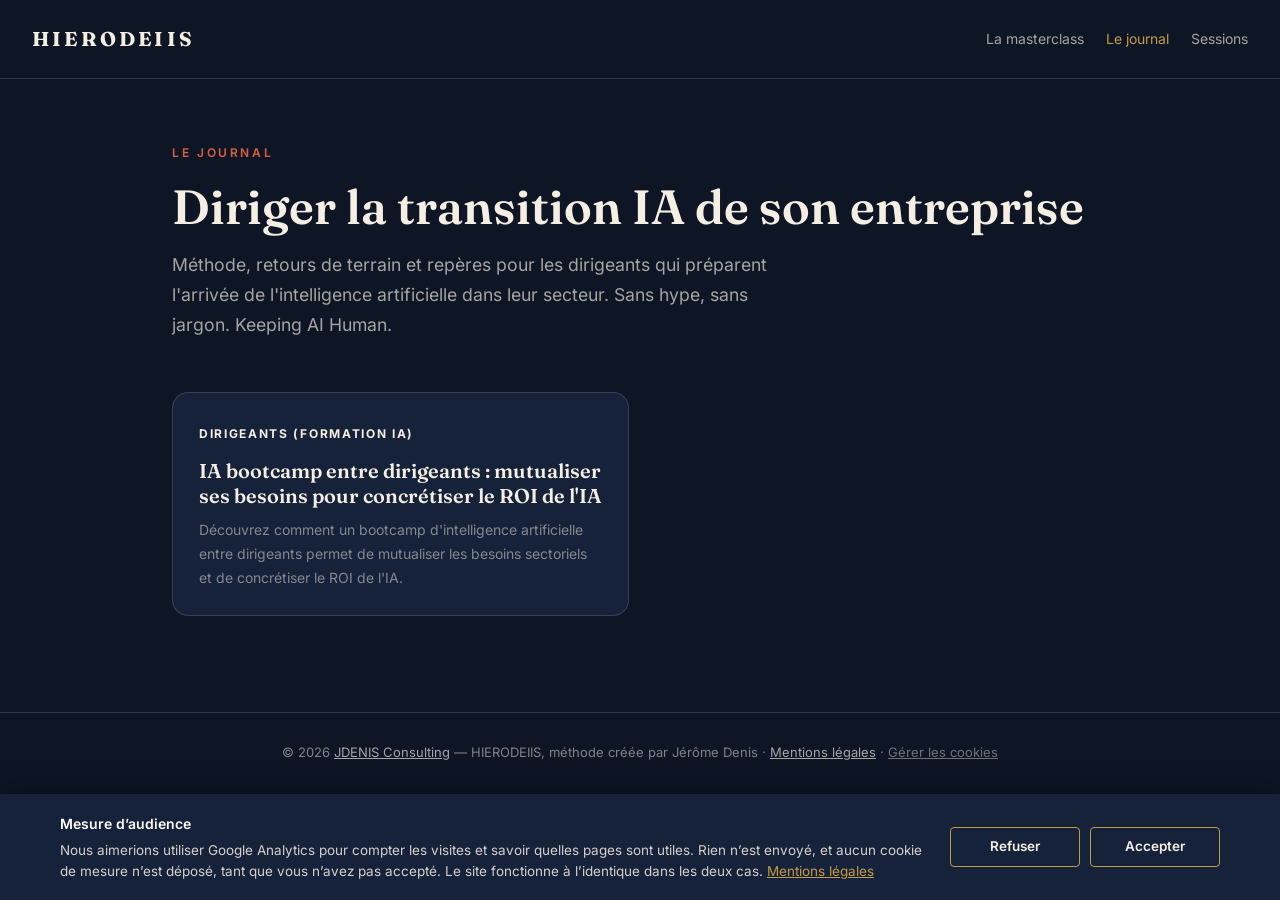
<file: blog/index.html>
<!DOCTYPE html>
<html lang="fr">
<head>
  <meta charset="UTF-8">
  <meta name="viewport" content="width=device-width, initial-scale=1.0">
  <title>Le journal — HIERODEIIS · La masterclass IA des dirigeants</title>
  <meta name="description" content="Analyses et méthode sur la transformation IA des dirigeants : apprentissage entre pairs, feuille de route, financement et gouvernance humaine de l'IA.">
  <meta name="robots" content="index, follow, max-image-preview:large, max-snippet:-1">
  <link rel="canonical" href="https://methodehierodeiis.com/blog/">
  <meta property="og:type" content="website">
  <meta property="og:site_name" content="HIERODEIIS">
  <meta property="og:locale" content="fr_FR">
  <meta property="og:url" content="https://methodehierodeiis.com/blog/">
  <meta property="og:title" content="Le journal — HIERODEIIS">
  <meta property="og:description" content="Analyses et méthode sur la transformation IA des dirigeants.">
  <meta property="og:image" content="https://methodehierodeiis.com/og-image.jpg">
  <link rel="stylesheet" href="/css/fonts.css">
  <meta name="twitter:card" content="summary_large_image">
  <meta name="twitter:title" content="Le journal — HIERODEIIS">
  <meta name="twitter:description" content="Analyses et méthode sur la transformation IA des dirigeants.">
  <meta name="twitter:image" content="https://methodehierodeiis.com/og-image.jpg">
  <script type="application/ld+json">
  {"@context":"https://schema.org","@graph":[
  {"@type":"Blog","@id":"https://methodehierodeiis.com/blog/#blog",
   "url":"https://methodehierodeiis.com/blog/","name":"Le journal HIERODEIIS","inLanguage":"fr-FR",
   "description":"Analyses et méthode sur la transformation IA des dirigeants : apprentissage entre pairs, feuille de route, financement, gouvernance humaine de l'IA.",
   "publisher":{"@id":"https://methodehierodeiis.com/#jdenis-consulting"},
   "isPartOf":{"@id":"https://methodehierodeiis.com/#website"},
   "blogPost":[{"@id":"https://methodehierodeiis.com/blog/ia-bootcamp-entre-dirigeants-mutualiser-ses-besoins-pour-concretiser-l.html#article"}]},
  {"@type":"CollectionPage","@id":"https://methodehierodeiis.com/blog/#webpage",
   "url":"https://methodehierodeiis.com/blog/","name":"Le journal — HIERODEIIS","inLanguage":"fr-FR",
   "isPartOf":{"@id":"https://methodehierodeiis.com/#website"},
   "about":{"@id":"https://methodehierodeiis.com/blog/#blog"},
   "publisher":{"@id":"https://methodehierodeiis.com/#jdenis-consulting"},
   "breadcrumb":{"@id":"https://methodehierodeiis.com/blog/#breadcrumb"}},
  {"@type":"Organization","@id":"https://methodehierodeiis.com/#organization","name":"HIERODEIIS","url":"https://methodehierodeiis.com/","parentOrganization":{"@id":"https://methodehierodeiis.com/#jdenis-consulting"}},
  {"@type":"Organization","@id":"https://methodehierodeiis.com/#jdenis-consulting","name":"JDENIS Consulting","url":"https://jaydenis.com/"},
  {"@type":"BreadcrumbList","@id":"https://methodehierodeiis.com/blog/#breadcrumb","itemListElement":[
  {"@type":"ListItem","position":1,"name":"Accueil","item":"https://methodehierodeiis.com/"},
  {"@type":"ListItem","position":2,"name":"Le journal"}]}
  ]}
  </script>
  <style>
    :root{--navy:#0E1626;--navy-2:#16223A;--cream:#F4EEE3;--cream-2:#ECE3D3;--cream-soft:rgba(244,238,227,.66);--cream-faint:rgba(244,238,227,.5);--line-d:rgba(244,238,227,.15);--terra:#C2502E;--terra-bright:#D86040;--gold:#C49A45;--serif:'Fraunces',Georgia,serif;--sans:'Inter',system-ui,sans-serif}
    *{box-sizing:border-box;margin:0;padding:0}
    body{background:var(--navy);color:var(--cream);font-family:var(--sans);line-height:1.7;-webkit-font-smoothing:antialiased}
    header{padding:22px 32px;border-bottom:1px solid var(--line-d);display:flex;align-items:center;gap:20px}
    header a.logo{color:var(--cream);text-decoration:none;font-family:var(--serif);font-weight:700;font-size:20px;letter-spacing:.16em}
    header nav{margin-left:auto;display:flex;gap:22px}
    header nav a{color:var(--cream-soft);text-decoration:none;font-size:14px;transition:color .2s}
    header nav a:hover,header nav a[aria-current]{color:var(--gold)}
    .wrap{max-width:1000px;margin:0 auto;padding:64px 32px 96px}
    .kicker{font-size:12px;letter-spacing:.22em;text-transform:uppercase;color:var(--terra-bright);font-weight:600;margin-bottom:18px}
    h1{font-family:var(--serif);font-size:clamp(2rem,5vw,3rem);font-weight:600;line-height:1.1;margin-bottom:16px}
    .lead{color:var(--cream-soft);font-size:1.1rem;max-width:620px;margin-bottom:52px}
    .cards{display:grid;grid-template-columns:repeat(auto-fill,minmax(300px,1fr));gap:22px}
    a.post-card{background:var(--navy-2);border:1px solid var(--line-d);border-radius:16px;padding:26px;text-decoration:none;color:var(--cream);display:block;transition:border-color .2s,transform .2s}
    a.post-card:hover{border-color:var(--gold);transform:translateY(-3px)}
    a.post-card .tag{font-size:11px;letter-spacing:.16em;text-transform:uppercase;color:var(--gold);font-weight:600}
    a.post-card h2{font-family:var(--serif);font-size:1.25rem;font-weight:600;line-height:1.25;margin:12px 0 10px}
    a.post-card p{color:var(--cream-faint);font-size:14px}
    .empty{color:var(--cream-faint);font-style:italic;padding:40px 0}
    footer{border-top:1px solid var(--line-d);padding:28px 32px;color:var(--cream-faint);font-size:13px;text-align:center}
    footer a{color:var(--cream-soft)}
  </style>
<!-- Mesure d'audience (Google Analytics) : chargée uniquement après consentement explicite. Voir /consent.js -->
<script>window.jdAnalytics={"content_group":"blog","site_studio":"hierodeiis"};</script>
<script src="/consent.js" defer></script>
<!-- Mesure des clics d'intention (contact, téléphone, e-mail, offres). Envoi conditionné au consentement. Voir /cta.js -->
<script src="/cta.js" defer></script>
</head>
<body>
  <header>
    <a class="logo" href="/">HIERODEIIS</a>
    <nav>
      <a href="/">La masterclass</a>
      <a href="/blog/" aria-current="page">Le journal</a>
      <a href="/#sessions">Sessions</a>
    </nav>
  </header>
  <main class="wrap">
    <p class="kicker">Le journal</p>
    <h1>Diriger la transition IA de son entreprise</h1>
    <p class="lead">Méthode, retours de terrain et repères pour les dirigeants qui préparent l'arrivée de l'intelligence artificielle dans leur secteur. Sans hype, sans jargon. Keeping AI Human.</p>
    <div class="cards">
<!-- STUDIO_CARDS -->
            <a class="post-card" href="/blog/ia-bootcamp-entre-dirigeants-mutualiser-ses-besoins-pour-concretiser-l.html">
                <div class="body">
                    <span class="kicker" style="font-size:12px;letter-spacing:0.14em;text-transform:uppercase;color:var(--color-accent);font-weight:700;">Dirigeants (formation IA)</span>
                    <h2>IA bootcamp entre dirigeants : mutualiser ses besoins pour concrétiser le ROI de l'IA</h2>
                    <p>Découvrez comment un bootcamp d'intelligence artificielle entre dirigeants permet de mutualiser les besoins sectoriels et de concrétiser le ROI de l'IA.</p>
                </div>
            </a>
    </div>
  </main>
  <footer>
    © <span id="y">2026</span> <a href="https://jaydenis.com/" rel="noopener">JDENIS Consulting</a> — HIERODEIIS, méthode créée par Jérôme Denis · <a href="/mentions-legales.html">Mentions légales</a>
    <script>document.getElementById('y').textContent=new Date().getFullYear();</script>
  </footer>
</body>
</html>
</file>
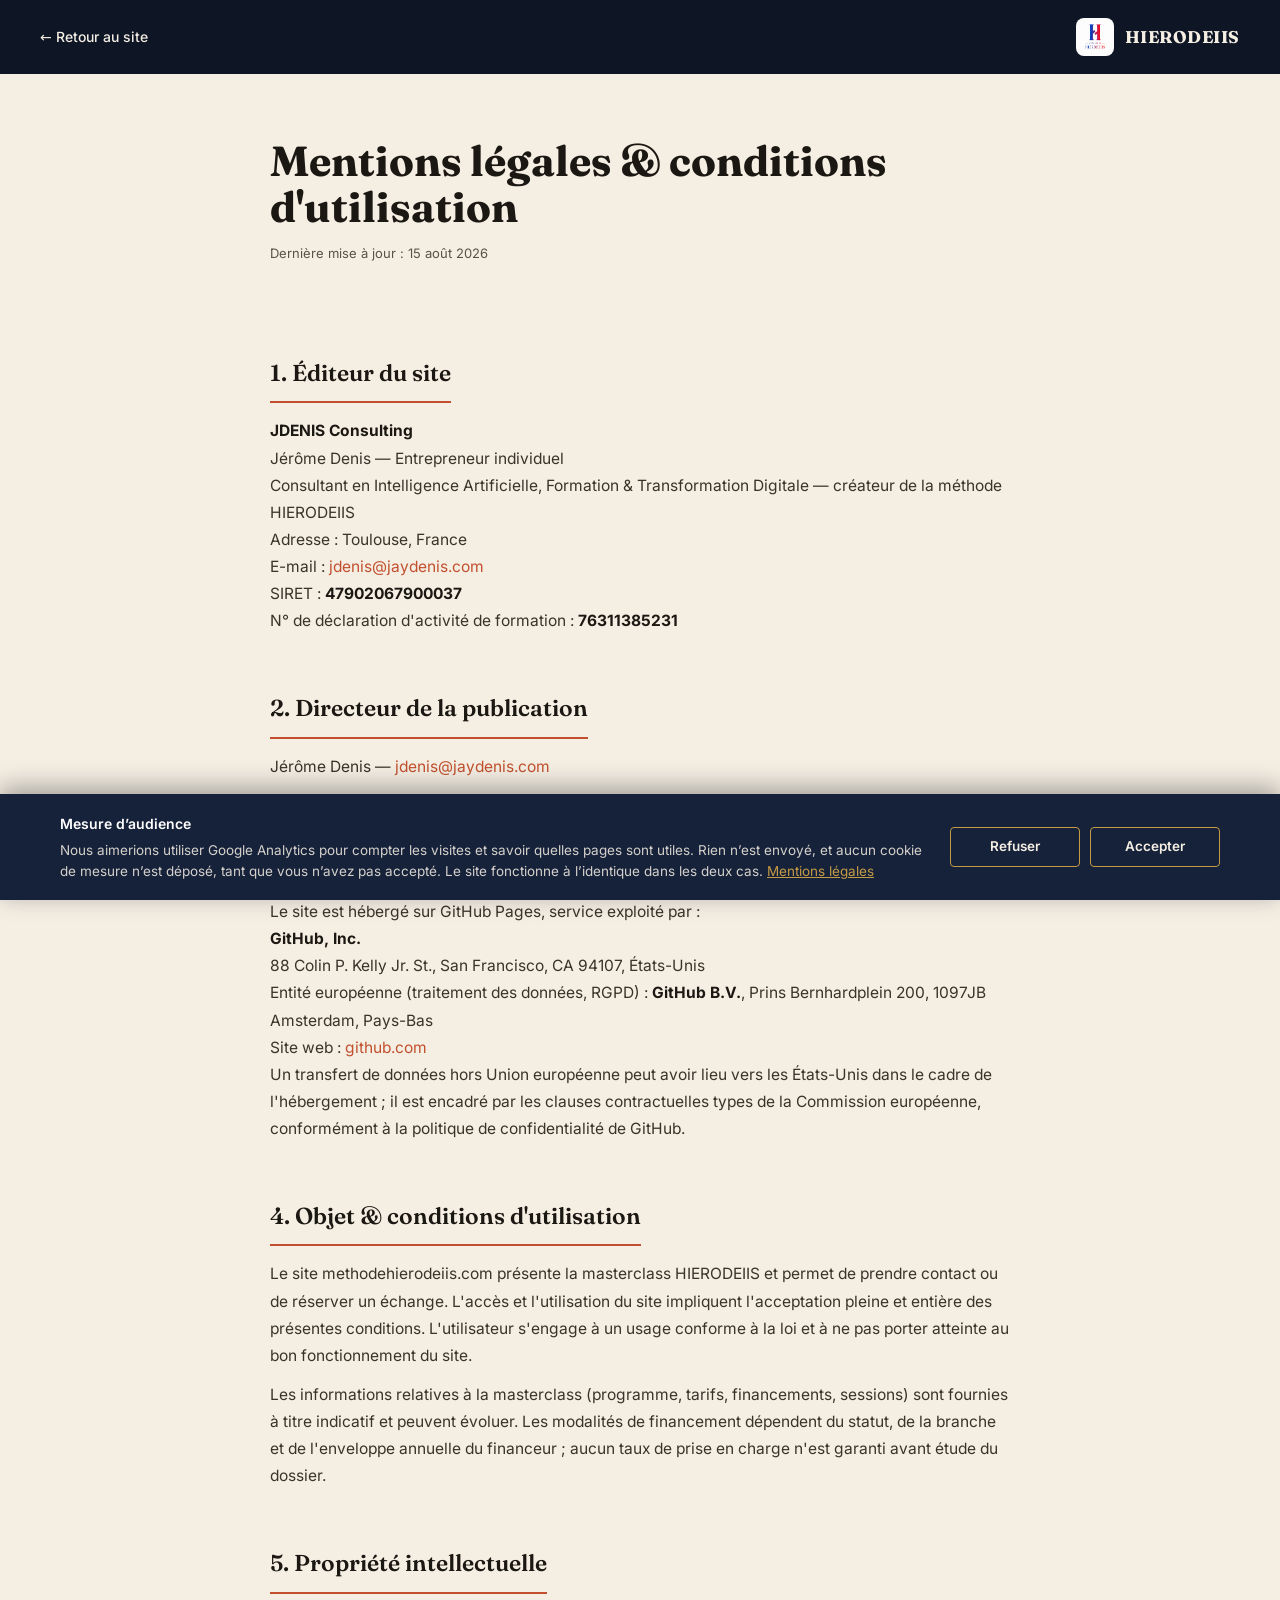
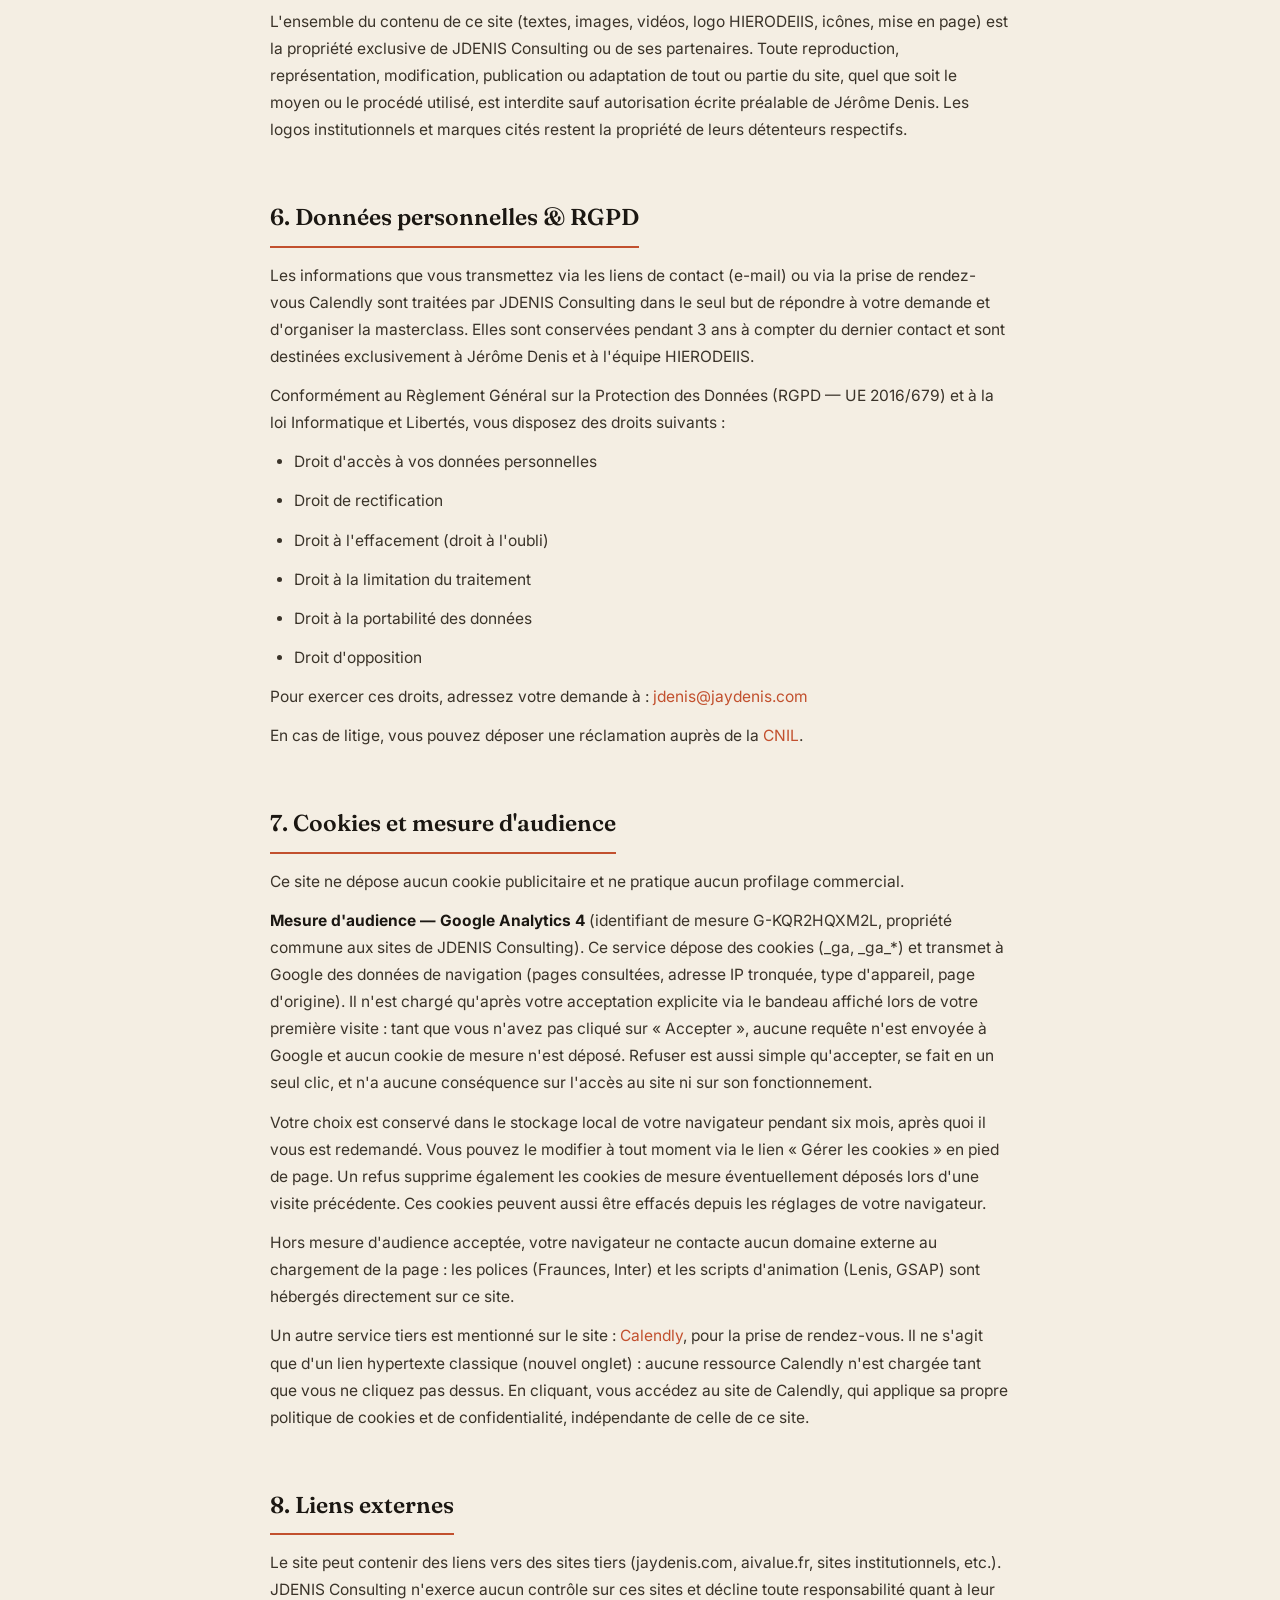
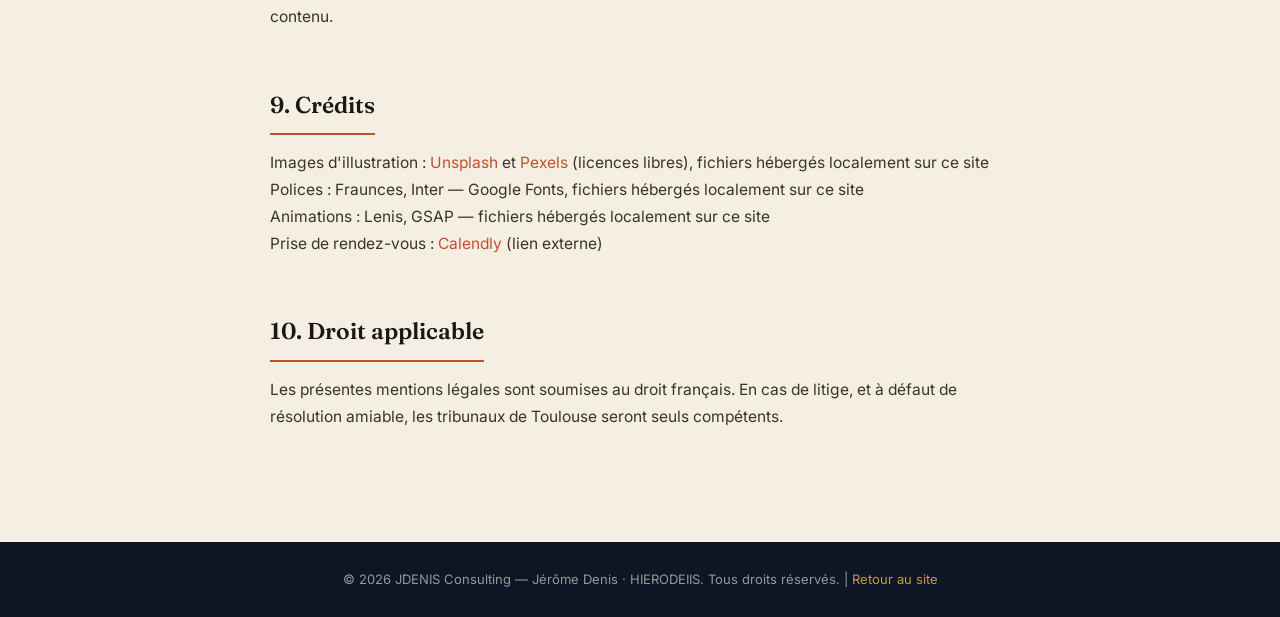
<file: mentions-legales.html>
<!DOCTYPE html>
<html lang="fr">
<head>
<meta charset="UTF-8">
<meta name="viewport" content="width=device-width, initial-scale=1.0">
<title>Mentions légales & conditions d'utilisation — HIERODEIIS</title>
<meta name="description" content="Mentions légales, conditions générales d'utilisation, RGPD et cookies du site methodehierodeiis.com — la masterclass IA des dirigeants, par Jérôme Denis.">
<meta name="robots" content="index, follow, max-snippet:-1">
<link rel="canonical" href="https://methodehierodeiis.com/mentions-legales.html">
<script type="application/ld+json">
{"@context":"https://schema.org","@graph":[
{"@type":"Organization","@id":"https://methodehierodeiis.com/#jdenis-consulting","name":"JDENIS Consulting","url":"https://jaydenis.com/","description":"Cabinet de conseil en intelligence artificielle et gouvernance des données, éditeur du site methodehierodeiis.com et propriétaire de la méthode HIERODEIIS.","email":"jdenis@jaydenis.com","address":{"@type":"PostalAddress","addressLocality":"Toulouse","addressCountry":"FR"},"identifier":[{"@type":"PropertyValue","propertyID":"SIRET","value":"47902067900037"}],"founder":{"@type":"Person","@id":"https://methodehierodeiis.com/#jerome","name":"Jérôme Denis","url":"https://jaydenis.com/"},"sameAs":["https://jaydenis.com/"],"subOrganization":{"@id":"https://methodehierodeiis.com/#organization"}},
{"@type":"Organization","@id":"https://methodehierodeiis.com/#organization","name":"HIERODEIIS","url":"https://methodehierodeiis.com/","parentOrganization":{"@id":"https://methodehierodeiis.com/#jdenis-consulting"}},
{"@type":"WebPage","@id":"https://methodehierodeiis.com/mentions-legales.html#webpage","url":"https://methodehierodeiis.com/mentions-legales.html","name":"Mentions légales & conditions d'utilisation — HIERODEIIS","inLanguage":"fr-FR","about":{"@id":"https://methodehierodeiis.com/#jdenis-consulting"},"publisher":{"@id":"https://methodehierodeiis.com/#jdenis-consulting"},"isPartOf":{"@id":"https://methodehierodeiis.com/#website"},"breadcrumb":{"@id":"https://methodehierodeiis.com/mentions-legales.html#breadcrumb"}},
{"@type":"BreadcrumbList","@id":"https://methodehierodeiis.com/mentions-legales.html#breadcrumb","itemListElement":[
{"@type":"ListItem","position":1,"name":"Accueil","item":"https://methodehierodeiis.com/"},
{"@type":"ListItem","position":2,"name":"Mentions légales"}]}
]}
</script>
<link rel="stylesheet" href="css/fonts.css">
<style>
  :root{--navy:#0E1626;--navy-2:#16223A;--cream:#F4EEE3;--ink:#1B1712;--ink-soft:#5A5246;--terra:#C2502E;--gold:#C49A45;--line:rgba(27,23,18,.12);--serif:'Fraunces',Georgia,serif;--sans:'Inter',system-ui,sans-serif}
  *{margin:0;padding:0;box-sizing:border-box}
  body{font-family:var(--sans);background:var(--cream);color:var(--ink);line-height:1.75;-webkit-font-smoothing:antialiased}
  a{color:var(--terra);text-decoration:none}
  a:hover{text-decoration:underline}
  .bar{background:var(--navy);padding:18px 40px;display:flex;align-items:center;justify-content:space-between;gap:16px}
  .bar a.back{color:var(--cream);font-size:14px;font-weight:500;display:inline-flex;align-items:center;gap:8px}
  .bar a.back:hover{color:var(--gold);text-decoration:none}
  .bar .lg{display:flex;align-items:center;gap:11px}
  .bar .lg img{width:38px;height:38px;border-radius:8px;background:#fff}
  .bar .lg span{color:var(--cream);font-family:var(--serif);font-weight:700;font-size:17px;letter-spacing:.03em}
  .wrap{max-width:820px;margin:0 auto;padding:64px 40px 100px}
  h1{font-family:var(--serif);font-weight:700;font-size:clamp(30px,5vw,42px);line-height:1.1;margin-bottom:12px}
  .date{font-size:13px;color:var(--ink-soft);margin-bottom:46px}
  h2{font-family:var(--serif);font-weight:600;font-size:23px;margin-top:42px;margin-bottom:14px;padding-bottom:8px;border-bottom:2px solid var(--terra);display:inline-block}
  p,li{font-size:15.5px;margin-bottom:12px;color:#3a3329}
  ul{padding-left:24px;list-style:disc;margin-bottom:12px}
  strong{color:var(--ink)}
  .foot{background:var(--navy);color:rgba(244,238,227,.6);text-align:center;padding:26px;font-size:13px}
  .foot a{color:var(--gold)}
  @media(max-width:768px){.wrap{padding:44px 22px 80px}.bar{padding:16px 22px}}
</style>
<!-- Mesure d'audience (Google Analytics) : chargée uniquement après consentement explicite. Voir /consent.js -->
<script src="/consent.js" defer></script>
<!-- Mesure des clics d'intention (contact, téléphone, e-mail, offres). Envoi conditionné au consentement. Voir /cta.js -->
<script src="/cta.js" defer></script>
</head>
<body>

<div class="bar">
  <a href="index.html" class="back">← Retour au site</a>
  <span class="lg"><img src="img/logo-hierodeiis.jpeg" alt="HIERODEIIS"><span>HIERODEIIS</span></span>
</div>

<div class="wrap">
  <h1>Mentions légales &amp; conditions d'utilisation</h1>
  <p class="date">Dernière mise à jour : 15 août 2026</p>

  <h2>1. Éditeur du site</h2>
  <p>
    <strong>JDENIS Consulting</strong><br>
    Jérôme Denis — Entrepreneur individuel<br>
    Consultant en Intelligence Artificielle, Formation &amp; Transformation Digitale — créateur de la méthode HIERODEIIS<br>
    Adresse : Toulouse, France<br>
    E-mail : <a href="mailto:jdenis@jaydenis.com">jdenis@jaydenis.com</a><br>
    SIRET : <strong>47902067900037</strong><br>
    N° de déclaration d'activité de formation : <strong>76311385231</strong>
  </p>

  <h2>2. Directeur de la publication</h2>
  <p>Jérôme Denis — <a href="mailto:jdenis@jaydenis.com">jdenis@jaydenis.com</a></p>

  <h2>3. Hébergement</h2>
  <p>
    Le site est hébergé sur GitHub Pages, service exploité par :<br>
    <strong>GitHub, Inc.</strong><br>
    88 Colin P. Kelly Jr. St., San Francisco, CA 94107, États-Unis<br>
    Entité européenne (traitement des données, RGPD) : <strong>GitHub B.V.</strong>, Prins Bernhardplein 200, 1097JB Amsterdam, Pays-Bas<br>
    Site web : <a href="https://github.com" target="_blank" rel="noopener">github.com</a><br>
    Un transfert de données hors Union européenne peut avoir lieu vers les États-Unis dans le cadre de l'hébergement ; il est encadré par les clauses contractuelles types de la Commission européenne, conformément à la politique de confidentialité de GitHub.
  </p>

  <h2>4. Objet &amp; conditions d'utilisation</h2>
  <p>Le site methodehierodeiis.com présente la masterclass HIERODEIIS et permet de prendre contact ou de réserver un échange. L'accès et l'utilisation du site impliquent l'acceptation pleine et entière des présentes conditions. L'utilisateur s'engage à un usage conforme à la loi et à ne pas porter atteinte au bon fonctionnement du site.</p>
  <p>Les informations relatives à la masterclass (programme, tarifs, financements, sessions) sont fournies à titre indicatif et peuvent évoluer. Les modalités de financement dépendent du statut, de la branche et de l'enveloppe annuelle du financeur ; aucun taux de prise en charge n'est garanti avant étude du dossier.</p>

  <h2>5. Propriété intellectuelle</h2>
  <p>L'ensemble du contenu de ce site (textes, images, vidéos, logo HIERODEIIS, icônes, mise en page) est la propriété exclusive de JDENIS Consulting ou de ses partenaires. Toute reproduction, représentation, modification, publication ou adaptation de tout ou partie du site, quel que soit le moyen ou le procédé utilisé, est interdite sauf autorisation écrite préalable de Jérôme Denis. Les logos institutionnels et marques cités restent la propriété de leurs détenteurs respectifs.</p>

  <h2>6. Données personnelles &amp; RGPD</h2>
  <p>Les informations que vous transmettez via les liens de contact (e-mail) ou via la prise de rendez-vous Calendly sont traitées par JDENIS Consulting dans le seul but de répondre à votre demande et d'organiser la masterclass. Elles sont conservées pendant 3 ans à compter du dernier contact et sont destinées exclusivement à Jérôme Denis et à l'équipe HIERODEIIS.</p>
  <p>Conformément au Règlement Général sur la Protection des Données (RGPD — UE 2016/679) et à la loi Informatique et Libertés, vous disposez des droits suivants :</p>
  <ul>
    <li>Droit d'accès à vos données personnelles</li>
    <li>Droit de rectification</li>
    <li>Droit à l'effacement (droit à l'oubli)</li>
    <li>Droit à la limitation du traitement</li>
    <li>Droit à la portabilité des données</li>
    <li>Droit d'opposition</li>
  </ul>
  <p>Pour exercer ces droits, adressez votre demande à : <a href="mailto:jdenis@jaydenis.com">jdenis@jaydenis.com</a></p>
  <p>En cas de litige, vous pouvez déposer une réclamation auprès de la <a href="https://www.cnil.fr" target="_blank" rel="noopener">CNIL</a>.</p>

  <h2 id="cookies">7. Cookies et mesure d'audience</h2>
  <p>Ce site ne dépose aucun cookie publicitaire et ne pratique aucun profilage commercial.</p>
  <p><strong>Mesure d'audience — Google Analytics 4</strong> (identifiant de mesure G-KQR2HQXM2L, propriété commune aux sites de JDENIS Consulting). Ce service dépose des cookies (_ga, _ga_*) et transmet à Google des données de navigation (pages consultées, adresse IP tronquée, type d'appareil, page d'origine). Il n'est chargé qu'après votre acceptation explicite via le bandeau affiché lors de votre première visite : tant que vous n'avez pas cliqué sur « Accepter », aucune requête n'est envoyée à Google et aucun cookie de mesure n'est déposé. Refuser est aussi simple qu'accepter, se fait en un seul clic, et n'a aucune conséquence sur l'accès au site ni sur son fonctionnement.</p>
  <p>Votre choix est conservé dans le stockage local de votre navigateur pendant six mois, après quoi il vous est redemandé. Vous pouvez le modifier à tout moment via le lien « Gérer les cookies » en pied de page. Un refus supprime également les cookies de mesure éventuellement déposés lors d'une visite précédente. Ces cookies peuvent aussi être effacés depuis les réglages de votre navigateur.</p>
  <p>Hors mesure d'audience acceptée, votre navigateur ne contacte aucun domaine externe au chargement de la page : les polices (Fraunces, Inter) et les scripts d'animation (Lenis, GSAP) sont hébergés directement sur ce site.</p>
  <p>Un autre service tiers est mentionné sur le site : <a href="https://calendly.com" target="_blank" rel="noopener">Calendly</a>, pour la prise de rendez-vous. Il ne s'agit que d'un lien hypertexte classique (nouvel onglet) : aucune ressource Calendly n'est chargée tant que vous ne cliquez pas dessus. En cliquant, vous accédez au site de Calendly, qui applique sa propre politique de cookies et de confidentialité, indépendante de celle de ce site.</p>

  <h2>8. Liens externes</h2>
  <p>Le site peut contenir des liens vers des sites tiers (jaydenis.com, aivalue.fr, sites institutionnels, etc.). JDENIS Consulting n'exerce aucun contrôle sur ces sites et décline toute responsabilité quant à leur contenu.</p>

  <h2>9. Crédits</h2>
  <p>
    Images d'illustration : <a href="https://unsplash.com" target="_blank" rel="noopener">Unsplash</a> et <a href="https://www.pexels.com" target="_blank" rel="noopener">Pexels</a> (licences libres), fichiers hébergés localement sur ce site<br>
    Polices : Fraunces, Inter — Google Fonts, fichiers hébergés localement sur ce site<br>
    Animations : Lenis, GSAP — fichiers hébergés localement sur ce site<br>
    Prise de rendez-vous : <a href="https://calendly.com" target="_blank" rel="noopener">Calendly</a> (lien externe)
  </p>

  <h2>10. Droit applicable</h2>
  <p>Les présentes mentions légales sont soumises au droit français. En cas de litige, et à défaut de résolution amiable, les tribunaux de Toulouse seront seuls compétents.</p>
</div>

<div class="foot">
  © 2026 JDENIS Consulting — Jérôme Denis · HIERODEIIS. Tous droits réservés. | <a href="index.html">Retour au site</a>
</div>

</body>
</html>
</file>
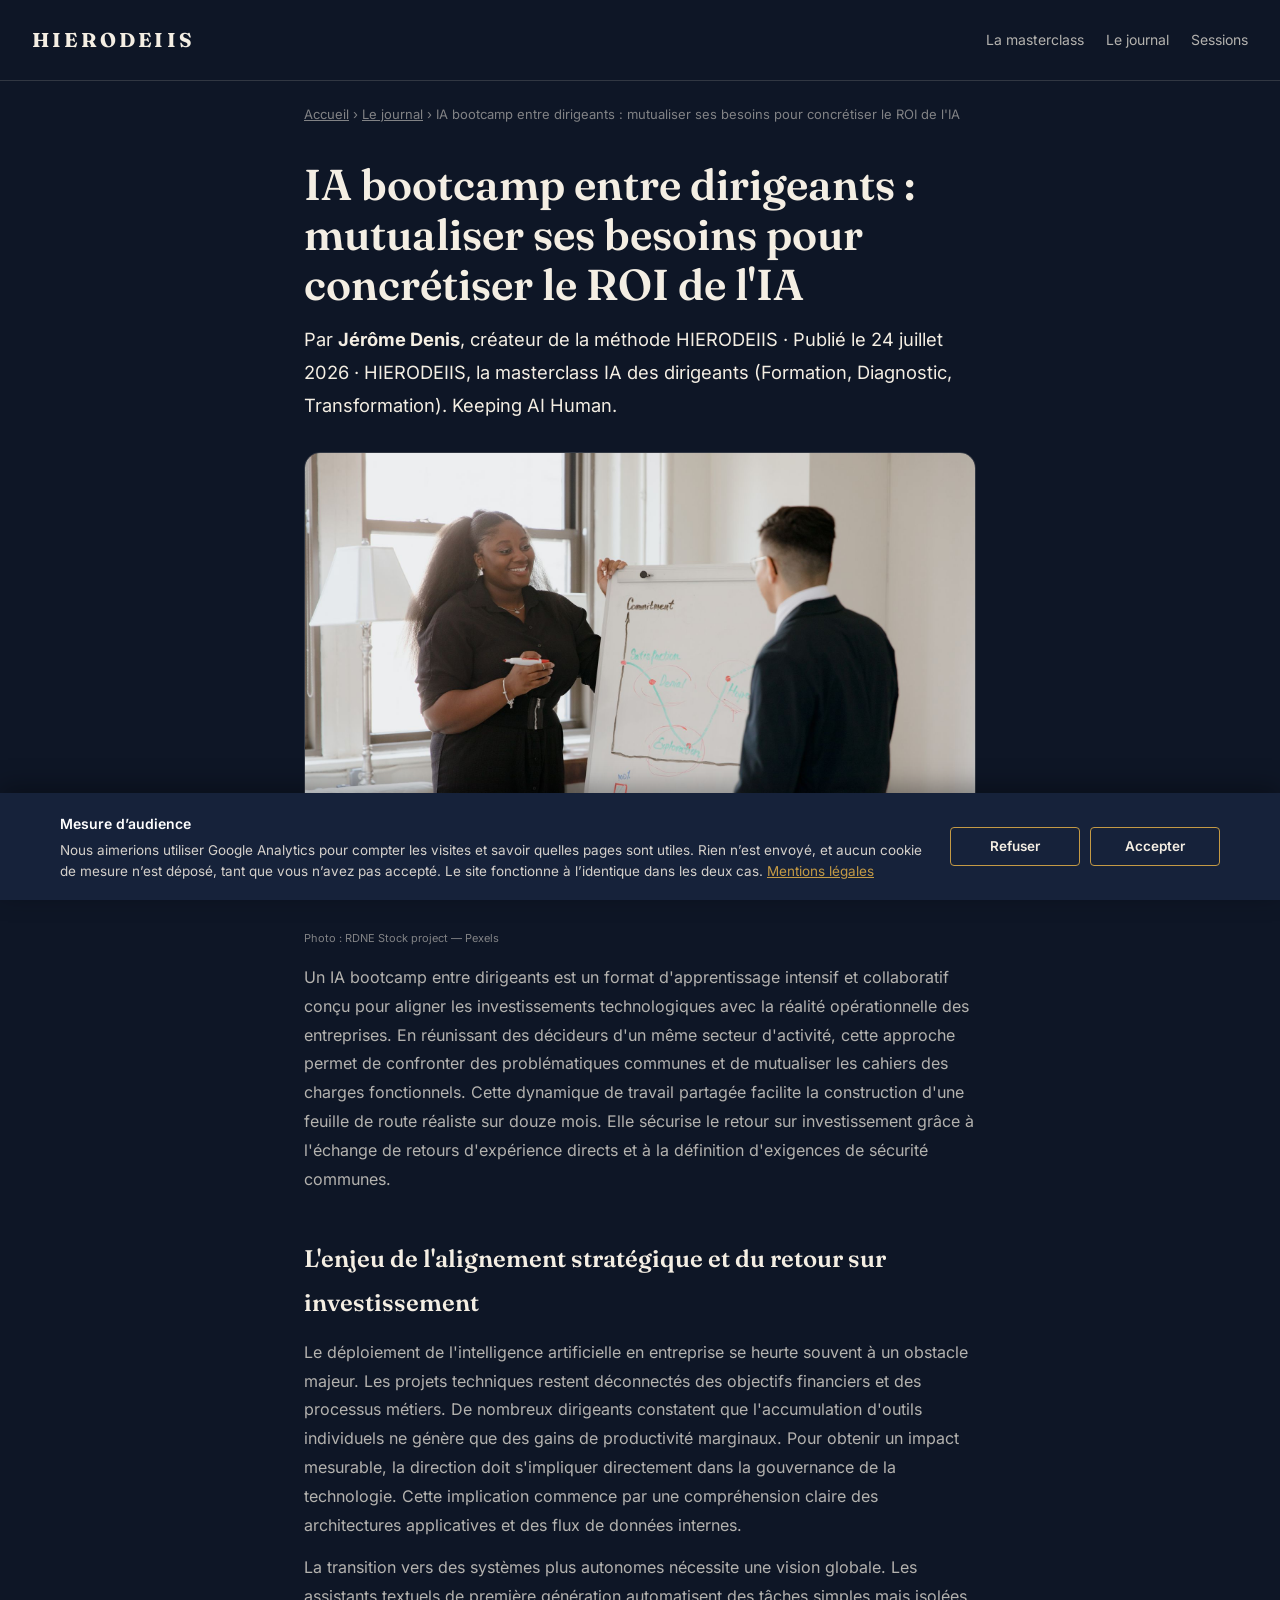
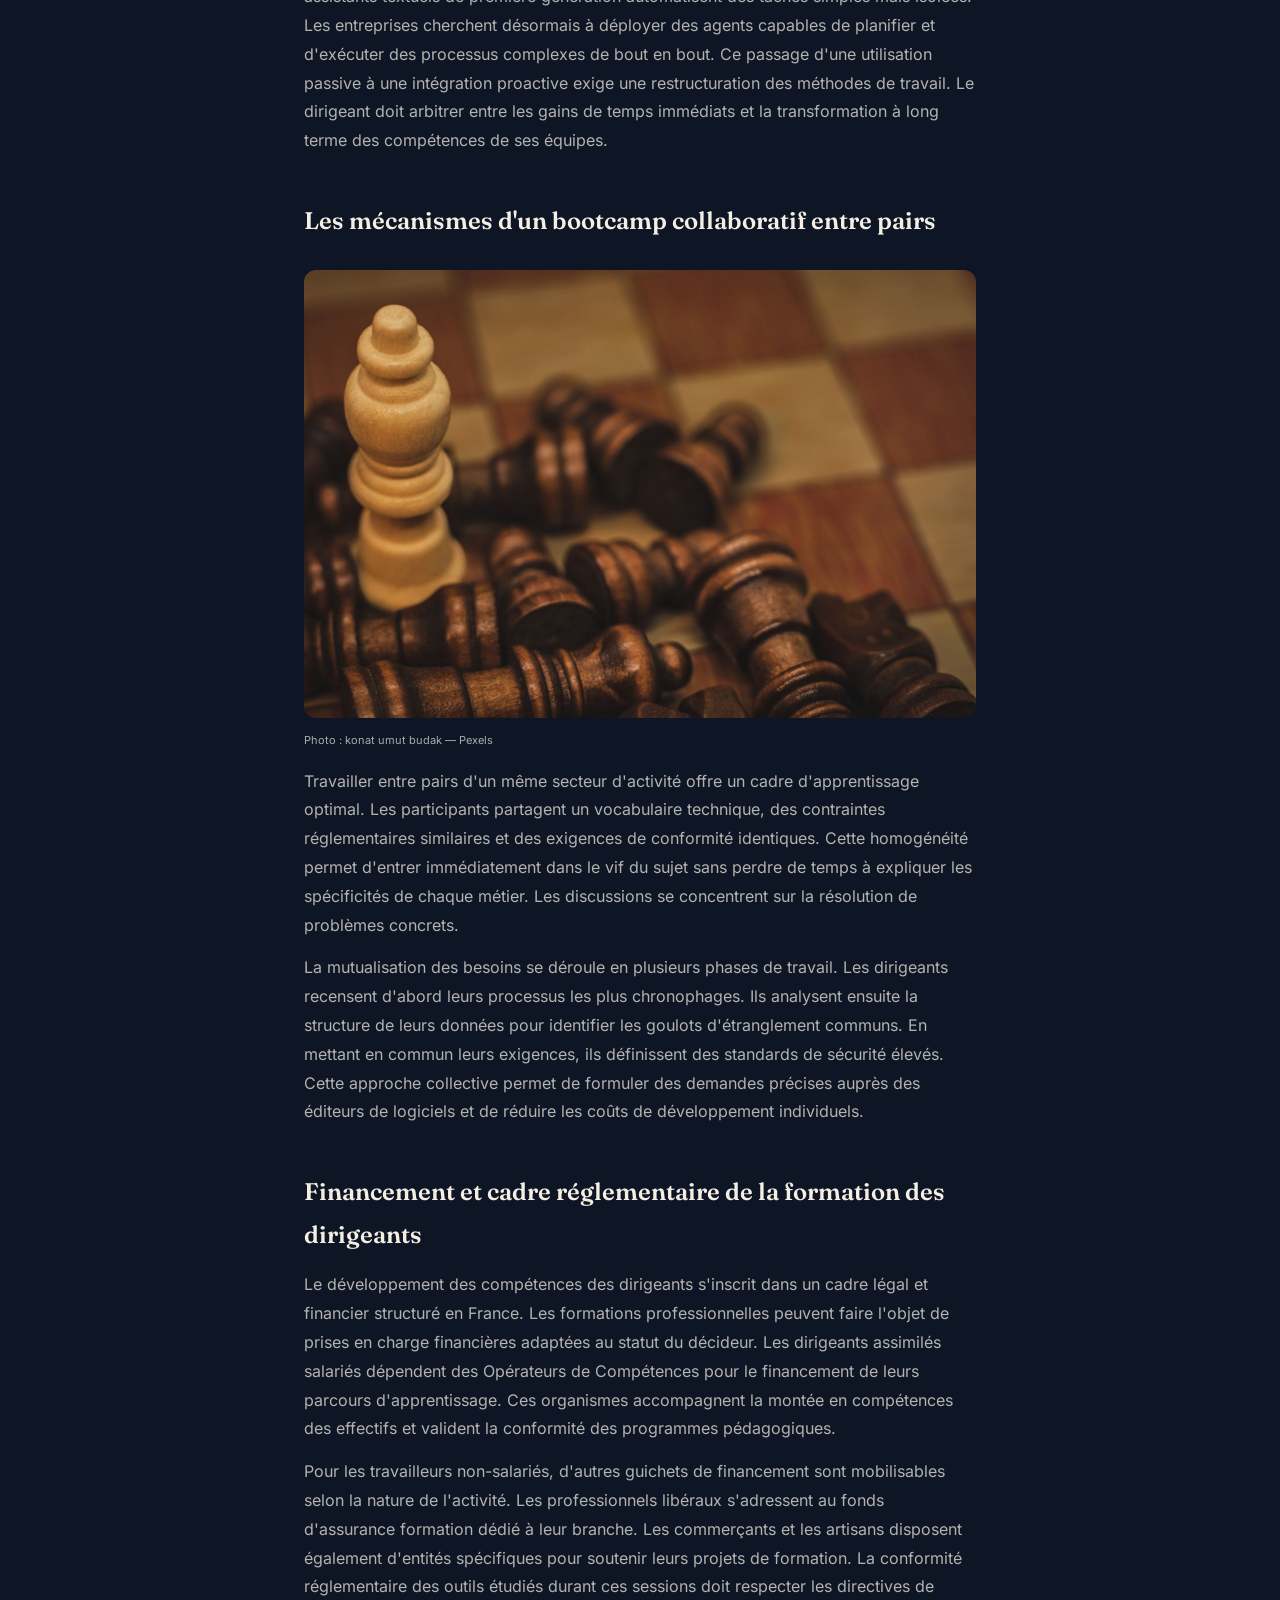
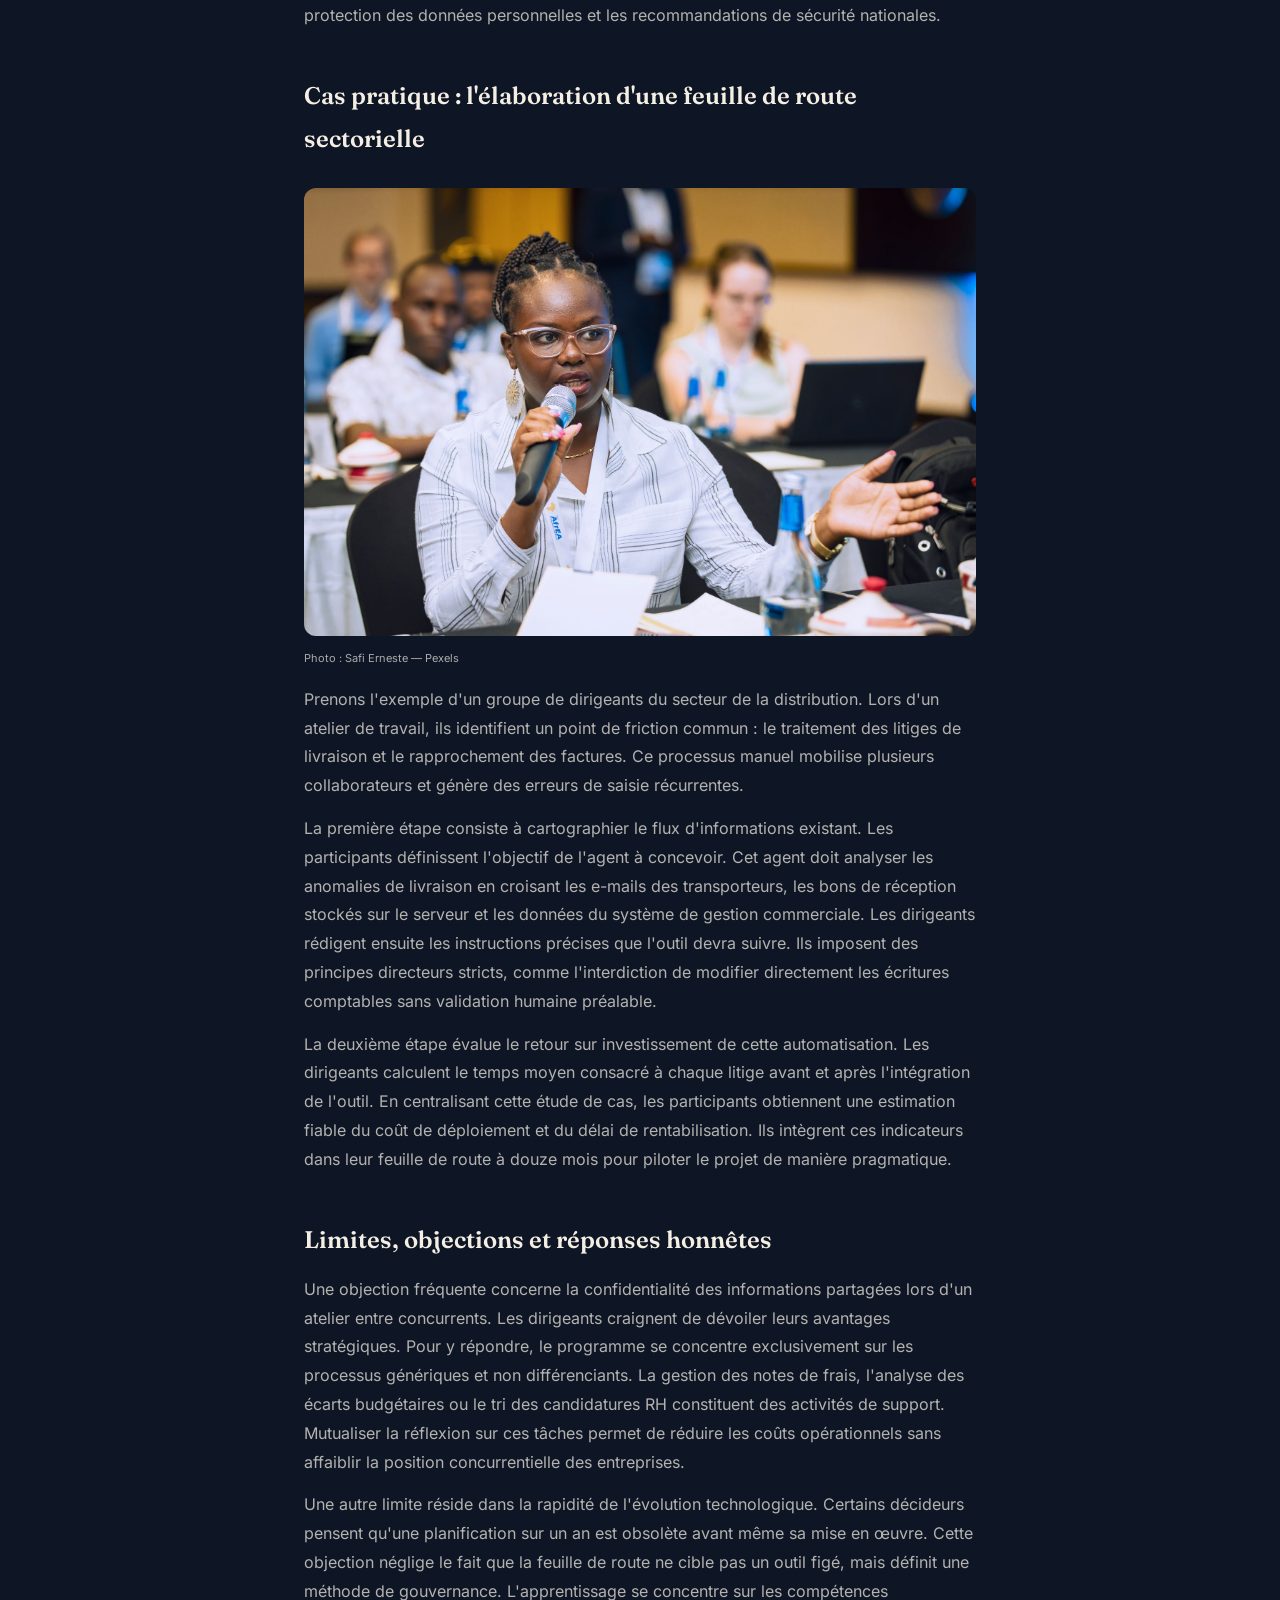
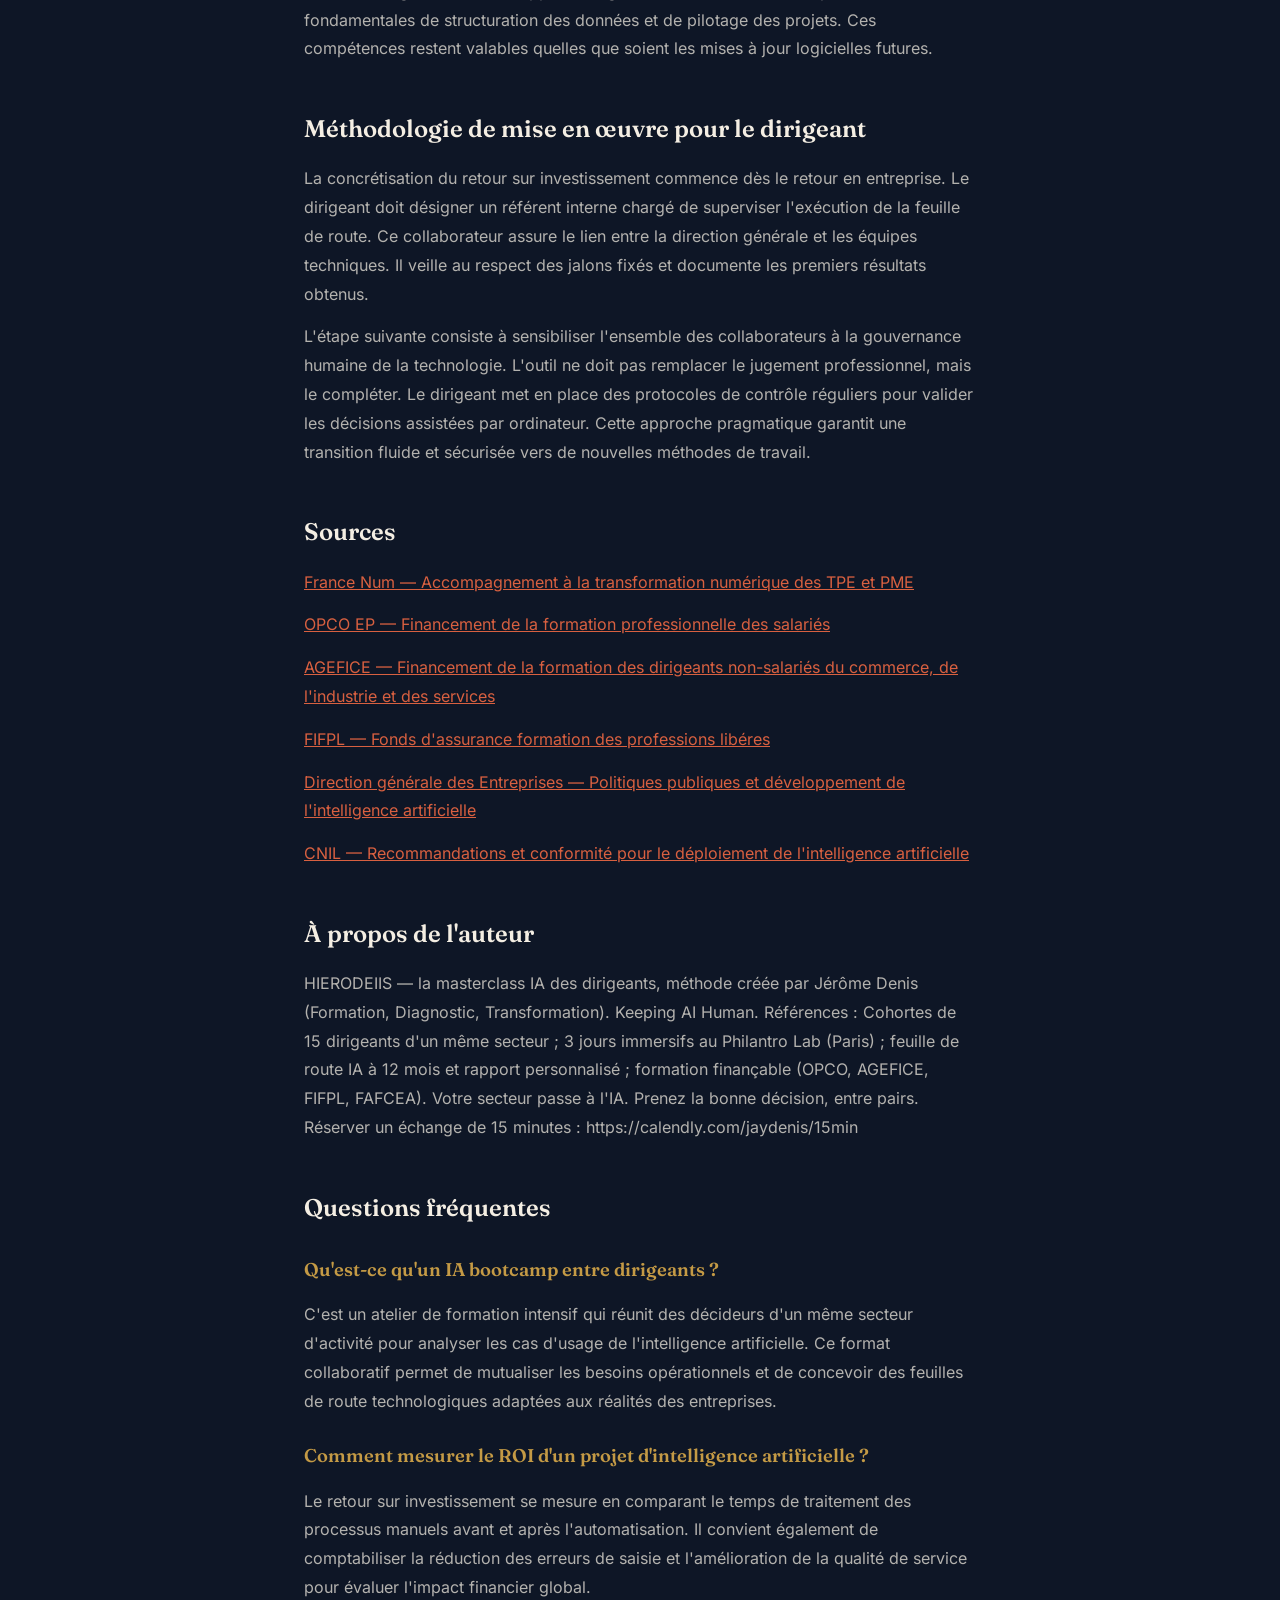
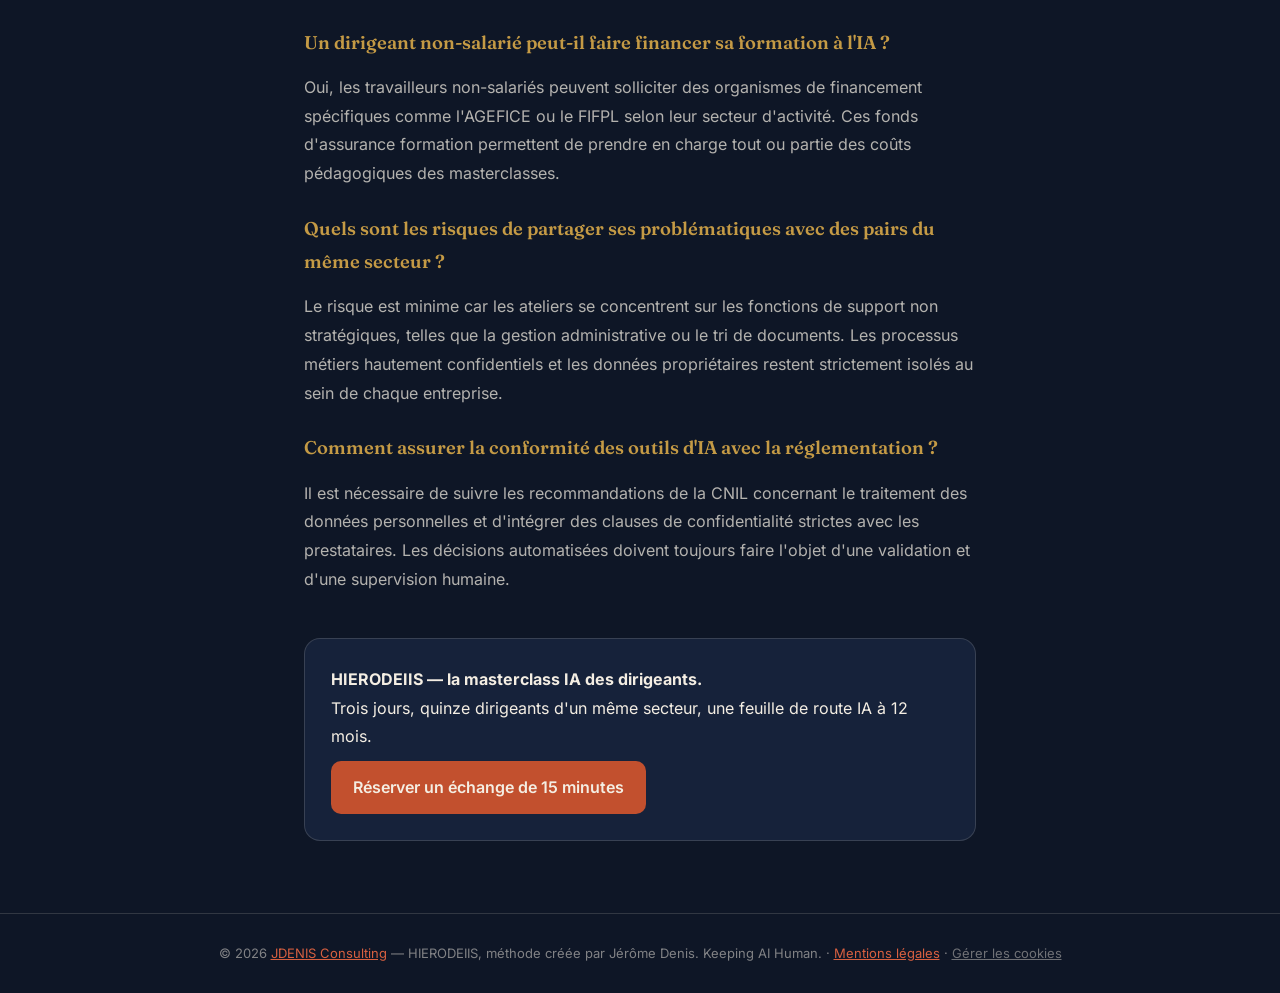
<file: blog/ia-bootcamp-entre-dirigeants-mutualiser-ses-besoins-pour-concretiser-l.html>
<!DOCTYPE html>
<html lang="fr">
<head>
<meta charset="UTF-8">
<meta name="viewport" content="width=device-width, initial-scale=1.0">
<title>IA bootcamp entre dirigeants : mutualiser pour un ROI réel</title>
<meta name="description" content="Un bootcamp IA entre dirigeants d'un même secteur mutualise les besoins : les cas d'usage sont validés entre pairs, ce qui rend l'adoption interne réelle.">
<meta name="robots" content="index, follow, max-image-preview:large, max-snippet:-1">
<meta name="author" content="Jérôme Denis">
<link rel="canonical" href="https://methodehierodeiis.com/blog/ia-bootcamp-entre-dirigeants-mutualiser-ses-besoins-pour-concretiser-l.html">
<meta property="og:type" content="article"><meta property="og:locale" content="fr_FR">
<meta property="og:title" content="IA bootcamp entre dirigeants : mutualiser ses besoins pour concrétiser le ROI de l'IA"><meta property="og:description" content="Découvrez comment un bootcamp d'intelligence artificielle entre dirigeants permet de mutualiser les besoins sectoriels et de concrétiser le ROI de l'IA.">
<meta property="og:image" content="https://methodehierodeiis.com/img/blog/ia-bootcamp-entre-dirigeants-mutualiser-ses-besoins-pour-concretiser-l.jpg"><meta property="og:url" content="https://methodehierodeiis.com/blog/ia-bootcamp-entre-dirigeants-mutualiser-ses-besoins-pour-concretiser-l.html">
<meta property="og:site_name" content="HIERODEIIS"><meta property="article:published_time" content="2026-07-24"><meta property="article:author" content="Jérôme Denis">
<meta name="twitter:card" content="summary_large_image"><meta name="twitter:title" content="IA bootcamp entre dirigeants : mutualiser pour un ROI réel"><meta name="twitter:description" content="Un bootcamp IA entre dirigeants d'un même secteur mutualise les besoins et rend l'adoption interne réelle."><meta name="twitter:image" content="https://methodehierodeiis.com/img/blog/ia-bootcamp-entre-dirigeants-mutualiser-ses-besoins-pour-concretiser-l.jpg">
<link rel="stylesheet" href="/css/fonts.css">
<style>
:root{--navy:#0E1626;--navy-2:#16223A;--cream:#F4EEE3;--cream-soft:rgba(244,238,227,.72);--cream-faint:rgba(244,238,227,.5);--line-d:rgba(244,238,227,.15);--terra:#C2502E;--terra-bright:#D86040;--gold:#C49A45;--serif:"Fraunces",Georgia,serif;--sans:"Inter",system-ui,sans-serif}
*{box-sizing:border-box;margin:0;padding:0}
body{background:var(--navy);color:var(--cream);font-family:var(--sans);line-height:1.8;-webkit-font-smoothing:antialiased}
header{padding:22px 32px;border-bottom:1px solid var(--line-d);display:flex;align-items:center;gap:20px}
header a.logo{color:var(--cream);text-decoration:none;font-family:var(--serif);font-weight:700;font-size:20px;letter-spacing:.16em}
header nav{margin-left:auto;display:flex;gap:22px}
header nav a{color:var(--cream-soft);text-decoration:none;font-size:14px}
header nav a:hover{color:var(--gold)}
.crumb{max-width:720px;margin:0 auto;padding:22px 24px 0;color:var(--cream-faint);font-size:13px}
.crumb a{color:var(--cream-faint)}
article{max-width:720px;margin:0 auto;padding:20px 24px 72px}
h1{font-family:var(--serif);font-size:clamp(1.9rem,4.5vw,2.7rem);font-weight:600;line-height:1.15;margin:14px 0 12px}
h2{font-family:var(--serif);font-size:1.5rem;font-weight:600;color:var(--cream);margin:38px 0 12px;padding-top:6px}
h3{font-family:var(--serif);font-size:1.15rem;font-weight:600;color:var(--gold);margin:24px 0 8px}
p{margin:14px 0;color:var(--cream-soft)}
article p:first-of-type{font-size:1.14rem;color:var(--cream)}
a{color:var(--terra-bright)}
strong{color:var(--cream)}
.meta{color:var(--cream-faint);font-size:13.5px;font-family:var(--sans)}
img.hero{width:100%;height:auto;border-radius:16px;margin:16px 0 6px;border:1px solid var(--line-d)}
.cta{margin-top:44px;padding:26px;background:var(--navy-2);border:1px solid var(--line-d);border-radius:16px}
.cta a{display:inline-block;margin-top:10px;background:var(--terra);color:var(--cream);padding:12px 22px;border-radius:10px;text-decoration:none;font-weight:600}
footer{border-top:1px solid var(--line-d);padding:28px 32px;color:var(--cream-faint);font-size:13px;text-align:center}
</style>
<script type="application/ld+json">
{
  "@context": "https://schema.org",
  "@graph": [
    {
      "@type": "BlogPosting",
      "@id": "https://methodehierodeiis.com/blog/ia-bootcamp-entre-dirigeants-mutualiser-ses-besoins-pour-concretiser-l.html#article",
      "headline": "IA bootcamp entre dirigeants : mutualiser ses besoins pour concrétiser le ROI de l'IA",
      "description": "Découvrez comment un bootcamp d'intelligence artificielle entre dirigeants permet de mutualiser les besoins sectoriels et de concrétiser le ROI de l'IA.",
      "image": "https://methodehierodeiis.com/img/blog/ia-bootcamp-entre-dirigeants-mutualiser-ses-besoins-pour-concretiser-l.jpg",
      "author": { "@id": "https://methodehierodeiis.com/#jerome" },
      "publisher": { "@id": "https://methodehierodeiis.com/#jdenis-consulting" },
      "isPartOf": { "@id": "https://methodehierodeiis.com/blog/#blog" },
      "about": { "@id": "https://methodehierodeiis.com/#course" },
      "datePublished": "2026-07-24",
      "dateModified": "2026-07-24",
      "mainEntityOfPage": {
        "@type": "WebPage",
        "@id": "https://methodehierodeiis.com/blog/ia-bootcamp-entre-dirigeants-mutualiser-ses-besoins-pour-concretiser-l.html"
      },
      "inLanguage": "fr-FR"
    },
    {
      "@type": "Person",
      "@id": "https://methodehierodeiis.com/#jerome",
      "name": "Jérôme Denis",
      "jobTitle": "Créateur de la méthode HIERODEIIS, consultant senior IA et gouvernance des données",
      "url": "https://jaydenis.com/",
      "sameAs": ["https://jaydenis.com/"],
      "worksFor": { "@id": "https://methodehierodeiis.com/#jdenis-consulting" }
    },
    {
      "@type": "Organization",
      "@id": "https://methodehierodeiis.com/#jdenis-consulting",
      "name": "JDENIS Consulting",
      "url": "https://jaydenis.com/",
      "logo": {
        "@type": "ImageObject",
        "url": "https://methodehierodeiis.com/img/logo-hierodeiis.jpeg"
      },
      "subOrganization": { "@id": "https://methodehierodeiis.com/#organization" }
    },
    {
      "@type": "Organization",
      "@id": "https://methodehierodeiis.com/#organization",
      "name": "HIERODEIIS",
      "url": "https://methodehierodeiis.com/",
      "parentOrganization": { "@id": "https://methodehierodeiis.com/#jdenis-consulting" }
    },
    {
      "@type": "BreadcrumbList",
      "itemListElement": [
        {
          "@type": "ListItem",
          "position": 1,
          "name": "Accueil",
          "item": "https://methodehierodeiis.com/"
        },
        {
          "@type": "ListItem",
          "position": 2,
          "name": "Le journal",
          "item": "https://methodehierodeiis.com/blog/"
        },
        {
          "@type": "ListItem",
          "position": 3,
          "name": "IA bootcamp entre dirigeants : mutualiser ses besoins pour concrétiser le ROI de l'IA",
          "item": "https://methodehierodeiis.com/blog/ia-bootcamp-entre-dirigeants-mutualiser-ses-besoins-pour-concretiser-l.html"
        }
      ]
    },
    {
      "@type": "FAQPage",
      "mainEntity": [
        {
          "@type": "Question",
          "name": "Qu'est-ce qu'un IA bootcamp entre dirigeants ?",
          "acceptedAnswer": {
            "@type": "Answer",
            "text": "C'est un atelier de formation intensif qui réunit des décideurs d'un même secteur d'activité pour analyser les cas d'usage de l'intelligence artificielle. Ce format collaboratif permet de mutualiser les besoins opérationnels et de concevoir des feuilles de route technologiques adaptées aux réalités des entreprises."
          }
        },
        {
          "@type": "Question",
          "name": "Comment mesurer le ROI d'un projet d'intelligence artificielle ?",
          "acceptedAnswer": {
            "@type": "Answer",
            "text": "Le retour sur investissement se mesure en comparant le temps de traitement des processus manuels avant et après l'automatisation. Il convient également de comptabiliser la réduction des erreurs de saisie et l'amélioration de la qualité de service pour évaluer l'impact financier global."
          }
        },
        {
          "@type": "Question",
          "name": "Un dirigeant non-salarié peut-il faire financer sa formation à l'IA ?",
          "acceptedAnswer": {
            "@type": "Answer",
            "text": "Oui, les travailleurs non-salariés peuvent solliciter des organismes de financement spécifiques comme l'AGEFICE ou le FIFPL selon leur secteur d'activité. Ces fonds d'assurance formation permettent de prendre en charge tout ou partie des coûts pédagogiques des masterclasses."
          }
        },
        {
          "@type": "Question",
          "name": "Quels sont les risques de partager ses problématiques avec des pairs du même secteur ?",
          "acceptedAnswer": {
            "@type": "Answer",
            "text": "Le risque est minime car les ateliers se concentrent sur les fonctions de support non stratégiques, telles que la gestion administrative ou le tri de documents. Les processus métiers hautement confidentiels et les données propriétaires restent strictement isolés au sein de chaque entreprise."
          }
        },
        {
          "@type": "Question",
          "name": "Comment assurer la conformité des outils d'IA avec la réglementation ?",
          "acceptedAnswer": {
            "@type": "Answer",
            "text": "Il est nécessaire de suivre les recommandations de la CNIL concernant le traitement des données personnelles et d'intégrer des clauses de confidentialité strictes avec les prestataires. Les décisions automatisées doivent toujours faire l'objet d'une validation et d'une supervision humaine."
          }
        }
      ]
    }
  ]
}
</script>
<!-- Mesure d'audience (Google Analytics) : chargée uniquement après consentement explicite. Voir /consent.js -->
<script>window.jdAnalytics={"content_group":"blog","article_slug":"ia-bootcamp-entre-dirigeants-mutualiser-ses-besoins-pour-concretiser-l","verticale":"Dirigeants (formation IA)","site_studio":"hierodeiis"};</script>
<script src="/consent.js" defer></script>
<!-- Mesure des clics d'intention (contact, téléphone, e-mail, offres). Envoi conditionné au consentement. Voir /cta.js -->
<script src="/cta.js" defer></script>
</head>
<body>
<header><a class="logo" href="/">HIERODEIIS</a><nav><a href="/">La masterclass</a><a href="/blog/">Le journal</a><a href="/#sessions">Sessions</a></nav></header>
<nav class="crumb" aria-label="Fil d'Ariane"><a href="/">Accueil</a> › <a href="/blog/">Le journal</a> › IA bootcamp entre dirigeants : mutualiser ses besoins pour concrétiser le ROI de l'IA</nav>
<article>
<h1>IA bootcamp entre dirigeants : mutualiser ses besoins pour concrétiser le ROI de l'IA</h1>
<p class="meta">Par <strong>Jérôme Denis</strong>, créateur de la méthode HIERODEIIS · Publié le <time datetime="2026-07-24">24 juillet 2026</time> · HIERODEIIS, la masterclass IA des dirigeants (Formation, Diagnostic, Transformation). Keeping AI Human.</p>
<img class="hero" src="/img/blog/ia-bootcamp-entre-dirigeants-mutualiser-ses-besoins-pour-concretiser-l.jpg" width="1880" height="1253" fetchpriority="high" decoding="async" alt="Des dirigeants réunis autour d'une table de travail lors d'un bootcamp IA entre pairs d'un même secteur">
<p class="meta" style="font-size:11px">Photo : RDNE Stock project — Pexels</p>
<p>Un IA bootcamp entre dirigeants est un format d'apprentissage intensif et collaboratif conçu pour aligner les investissements technologiques avec la réalité opérationnelle des entreprises. En réunissant des décideurs d'un même secteur d'activité, cette approche permet de confronter des problématiques communes et de mutualiser les cahiers des charges fonctionnels. Cette dynamique de travail partagée facilite la construction d'une feuille de route réaliste sur douze mois. Elle sécurise le retour sur investissement grâce à l'échange de retours d'expérience directs et à la définition d'exigences de sécurité communes.</p><h2>L'enjeu de l'alignement stratégique et du retour sur investissement</h2><p>Le déploiement de l'intelligence artificielle en entreprise se heurte souvent à un obstacle majeur. Les projets techniques restent déconnectés des objectifs financiers et des processus métiers. De nombreux dirigeants constatent que l'accumulation d'outils individuels ne génère que des gains de productivité marginaux. Pour obtenir un impact mesurable, la direction doit s'impliquer directement dans la gouvernance de la technologie. Cette implication commence par une compréhension claire des architectures applicatives et des flux de données internes.</p><p>La transition vers des systèmes plus autonomes nécessite une vision globale. Les assistants textuels de première génération automatisent des tâches simples mais isolées. Les entreprises cherchent désormais à déployer des agents capables de planifier et d'exécuter des processus complexes de bout en bout. Ce passage d'une utilisation passive à une intégration proactive exige une restructuration des méthodes de travail. Le dirigeant doit arbitrer entre les gains de temps immédiats et la transformation à long terme des compétences de ses équipes.</p><h2>Les mécanismes d'un bootcamp collaboratif entre pairs</h2>
<img src="/img/blog/ia-bootcamp-entre-dirigeants-mutualiser-ses-besoins-pour-concretiser-l-2.jpg" width="1880" height="1253" loading="lazy" decoding="async" alt="Atelier collaboratif entre dirigeants : identification des cas d'usage IA prioritaires du secteur" style="width:100%;height:auto;border-radius:12px;margin:16px 0 4px;">
<p style="color:#aaa;font-size:11px;margin:0 0 16px;">Photo : konat umut budak — Pexels</p><p>Travailler entre pairs d'un même secteur d'activité offre un cadre d'apprentissage optimal. Les participants partagent un vocabulaire technique, des contraintes réglementaires similaires et des exigences de conformité identiques. Cette homogénéité permet d'entrer immédiatement dans le vif du sujet sans perdre de temps à expliquer les spécificités de chaque métier. Les discussions se concentrent sur la résolution de problèmes concrets.</p><p>La mutualisation des besoins se déroule en plusieurs phases de travail. Les dirigeants recensent d'abord leurs processus les plus chronophages. Ils analysent ensuite la structure de leurs données pour identifier les goulots d'étranglement communs. En mettant en commun leurs exigences, ils définissent des standards de sécurité élevés. Cette approche collective permet de formuler des demandes précises auprès des éditeurs de logiciels et de réduire les coûts de développement individuels.</p><h2>Financement et cadre réglementaire de la formation des dirigeants</h2><p>Le développement des compétences des dirigeants s'inscrit dans un cadre légal et financier structuré en France. Les formations professionnelles peuvent faire l'objet de prises en charge financières adaptées au statut du décideur. Les dirigeants assimilés salariés dépendent des Opérateurs de Compétences pour le financement de leurs parcours d'apprentissage. Ces organismes accompagnent la montée en compétences des effectifs et valident la conformité des programmes pédagogiques.</p><p>Pour les travailleurs non-salariés, d'autres guichets de financement sont mobilisables selon la nature de l'activité. Les professionnels libéraux s'adressent au fonds d'assurance formation dédié à leur branche. Les commerçants et les artisans disposent également d'entités spécifiques pour soutenir leurs projets de formation. La conformité réglementaire des outils étudiés durant ces sessions doit respecter les directives de protection des données personnelles et les recommandations de sécurité nationales.</p><h2>Cas pratique : l'élaboration d'une feuille de route sectorielle</h2>
<img src="/img/blog/ia-bootcamp-entre-dirigeants-mutualiser-ses-besoins-pour-concretiser-l-3.jpg" width="1880" height="1253" loading="lazy" decoding="async" alt="Construction d'une feuille de route d'intégration de l'IA à 12 mois par un dirigeant" style="width:100%;height:auto;border-radius:12px;margin:16px 0 4px;">
<p style="color:#aaa;font-size:11px;margin:0 0 16px;">Photo : Safi Erneste — Pexels</p><p>Prenons l'exemple d'un groupe de dirigeants du secteur de la distribution. Lors d'un atelier de travail, ils identifient un point de friction commun : le traitement des litiges de livraison et le rapprochement des factures. Ce processus manuel mobilise plusieurs collaborateurs et génère des erreurs de saisie récurrentes.</p><p>La première étape consiste à cartographier le flux d'informations existant. Les participants définissent l'objectif de l'agent à concevoir. Cet agent doit analyser les anomalies de livraison en croisant les e-mails des transporteurs, les bons de réception stockés sur le serveur et les données du système de gestion commerciale. Les dirigeants rédigent ensuite les instructions précises que l'outil devra suivre. Ils imposent des principes directeurs stricts, comme l'interdiction de modifier directement les écritures comptables sans validation humaine préalable.</p><p>La deuxième étape évalue le retour sur investissement de cette automatisation. Les dirigeants calculent le temps moyen consacré à chaque litige avant et après l'intégration de l'outil. En centralisant cette étude de cas, les participants obtiennent une estimation fiable du coût de déploiement et du délai de rentabilisation. Ils intègrent ces indicateurs dans leur feuille de route à douze mois pour piloter le projet de manière pragmatique.</p><h2>Limites, objections et réponses honnêtes</h2><p>Une objection fréquente concerne la confidentialité des informations partagées lors d'un atelier entre concurrents. Les dirigeants craignent de dévoiler leurs avantages stratégiques. Pour y répondre, le programme se concentre exclusivement sur les processus génériques et non différenciants. La gestion des notes de frais, l'analyse des écarts budgétaires ou le tri des candidatures RH constituent des activités de support. Mutualiser la réflexion sur ces tâches permet de réduire les coûts opérationnels sans affaiblir la position concurrentielle des entreprises.</p><p>Une autre limite réside dans la rapidité de l'évolution technologique. Certains décideurs pensent qu'une planification sur un an est obsolète avant même sa mise en œuvre. Cette objection néglige le fait que la feuille de route ne cible pas un outil figé, mais définit une méthode de gouvernance. L'apprentissage se concentre sur les compétences fondamentales de structuration des données et de pilotage des projets. Ces compétences restent valables quelles que soient les mises à jour logicielles futures.</p><h2>Méthodologie de mise en œuvre pour le dirigeant</h2><p>La concrétisation du retour sur investissement commence dès le retour en entreprise. Le dirigeant doit désigner un référent interne chargé de superviser l'exécution de la feuille de route. Ce collaborateur assure le lien entre la direction générale et les équipes techniques. Il veille au respect des jalons fixés et documente les premiers résultats obtenus.</p><p>L'étape suivante consiste à sensibiliser l'ensemble des collaborateurs à la gouvernance humaine de la technologie. L'outil ne doit pas remplacer le jugement professionnel, mais le compléter. Le dirigeant met en place des protocoles de contrôle réguliers pour valider les décisions assistées par ordinateur. Cette approche pragmatique garantit une transition fluide et sécurisée vers de nouvelles méthodes de travail.</p><h2>Sources</h2><p><a href="https://www.francenum.gouv.fr">France Num — Accompagnement à la transformation numérique des TPE et PME</a></p><p><a href="https://www.opco-ep.fr">OPCO EP — Financement de la formation professionnelle des salariés</a></p><p><a href="https://www.agefice.fr">AGEFICE — Financement de la formation des dirigeants non-salariés du commerce, de l'industrie et des services</a></p><p><a href="https://www.fifpl.fr">FIFPL — Fonds d'assurance formation des professions libéres</a></p><p><a href="https://www.entreprises.gouv.fr">Direction générale des Entreprises — Politiques publiques et développement de l'intelligence artificielle</a></p><p><a href="https://www.cnil.fr">CNIL — Recommandations et conformité pour le déploiement de l'intelligence artificielle</a></p><h2>À propos de l'auteur</h2><p>HIERODEIIS — la masterclass IA des dirigeants, méthode créée par Jérôme Denis (Formation, Diagnostic, Transformation). Keeping AI Human. Références : Cohortes de 15 dirigeants d'un même secteur ; 3 jours immersifs au Philantro Lab (Paris) ; feuille de route IA à 12 mois et rapport personnalisé ; formation finançable (OPCO, AGEFICE, FIFPL, FAFCEA). Votre secteur passe à l'IA. Prenez la bonne décision, entre pairs. Réserver un échange de 15 minutes : https://calendly.com/jaydenis/15min</p>
<h2>Questions fréquentes</h2>
      <h3>Qu'est-ce qu'un IA bootcamp entre dirigeants ?</h3>
      <p>C'est un atelier de formation intensif qui réunit des décideurs d'un même secteur d'activité pour analyser les cas d'usage de l'intelligence artificielle. Ce format collaboratif permet de mutualiser les besoins opérationnels et de concevoir des feuilles de route technologiques adaptées aux réalités des entreprises.</p>
      <h3>Comment mesurer le ROI d'un projet d'intelligence artificielle ?</h3>
      <p>Le retour sur investissement se mesure en comparant le temps de traitement des processus manuels avant et après l'automatisation. Il convient également de comptabiliser la réduction des erreurs de saisie et l'amélioration de la qualité de service pour évaluer l'impact financier global.</p>
      <h3>Un dirigeant non-salarié peut-il faire financer sa formation à l'IA ?</h3>
      <p>Oui, les travailleurs non-salariés peuvent solliciter des organismes de financement spécifiques comme l'AGEFICE ou le FIFPL selon leur secteur d'activité. Ces fonds d'assurance formation permettent de prendre en charge tout ou partie des coûts pédagogiques des masterclasses.</p>
      <h3>Quels sont les risques de partager ses problématiques avec des pairs du même secteur ?</h3>
      <p>Le risque est minime car les ateliers se concentrent sur les fonctions de support non stratégiques, telles que la gestion administrative ou le tri de documents. Les processus métiers hautement confidentiels et les données propriétaires restent strictement isolés au sein de chaque entreprise.</p>
      <h3>Comment assurer la conformité des outils d'IA avec la réglementation ?</h3>
      <p>Il est nécessaire de suivre les recommandations de la CNIL concernant le traitement des données personnelles et d'intégrer des clauses de confidentialité strictes avec les prestataires. Les décisions automatisées doivent toujours faire l'objet d'une validation et d'une supervision humaine.</p>
<div class="cta"><strong>HIERODEIIS — la masterclass IA des dirigeants.</strong><br>Trois jours, quinze dirigeants d'un même secteur, une feuille de route IA à 12 mois.<br><a href="https://calendly.com/jaydenis/15min">Réserver un échange de 15 minutes</a></div>
</article>
<footer>© 2026 <a href="https://jaydenis.com/" rel="noopener">JDENIS Consulting</a> — HIERODEIIS, méthode créée par Jérôme Denis. Keeping AI Human. · <a href="/mentions-legales.html">Mentions légales</a></footer>
</body>
</html>
</file>
<file: css/fonts.css>
/* Polices auto-hébergées (Fraunces, Inter) — remplace Google Fonts.
   Fichiers variables, sous-ensemble latin (couvre le français), téléchargés
   depuis fonts.gstatic.com le 11/08/2026. Aucune requête vers un tiers. */

@font-face {
  font-family: 'Fraunces';
  font-style: normal;
  font-weight: 400 700;
  font-display: swap;
  src: url('../fonts/fraunces-var.woff2') format('woff2');
  unicode-range: U+0000-00FF, U+0131, U+0152-0153, U+02BB-02BC, U+02C6, U+02DA, U+02DC, U+0304, U+0308, U+0329, U+2000-206F, U+20AC, U+2122, U+2191, U+2193, U+2212, U+2215, U+FEFF, U+FFFD;
}

@font-face {
  font-family: 'Fraunces';
  font-style: italic;
  font-weight: 500 600;
  font-display: swap;
  src: url('../fonts/fraunces-italic-var.woff2') format('woff2');
  unicode-range: U+0000-00FF, U+0131, U+0152-0153, U+02BB-02BC, U+02C6, U+02DA, U+02DC, U+0304, U+0308, U+0329, U+2000-206F, U+20AC, U+2122, U+2191, U+2193, U+2212, U+2215, U+FEFF, U+FFFD;
}

@font-face {
  font-family: 'Inter';
  font-style: normal;
  font-weight: 400 700;
  font-display: swap;
  src: url('../fonts/inter-var.woff2') format('woff2');
  unicode-range: U+0000-00FF, U+0131, U+0152-0153, U+02BB-02BC, U+02C6, U+02DA, U+02DC, U+0304, U+0308, U+0329, U+2000-206F, U+20AC, U+2122, U+2191, U+2193, U+2212, U+2215, U+FEFF, U+FFFD;
}
</file>
